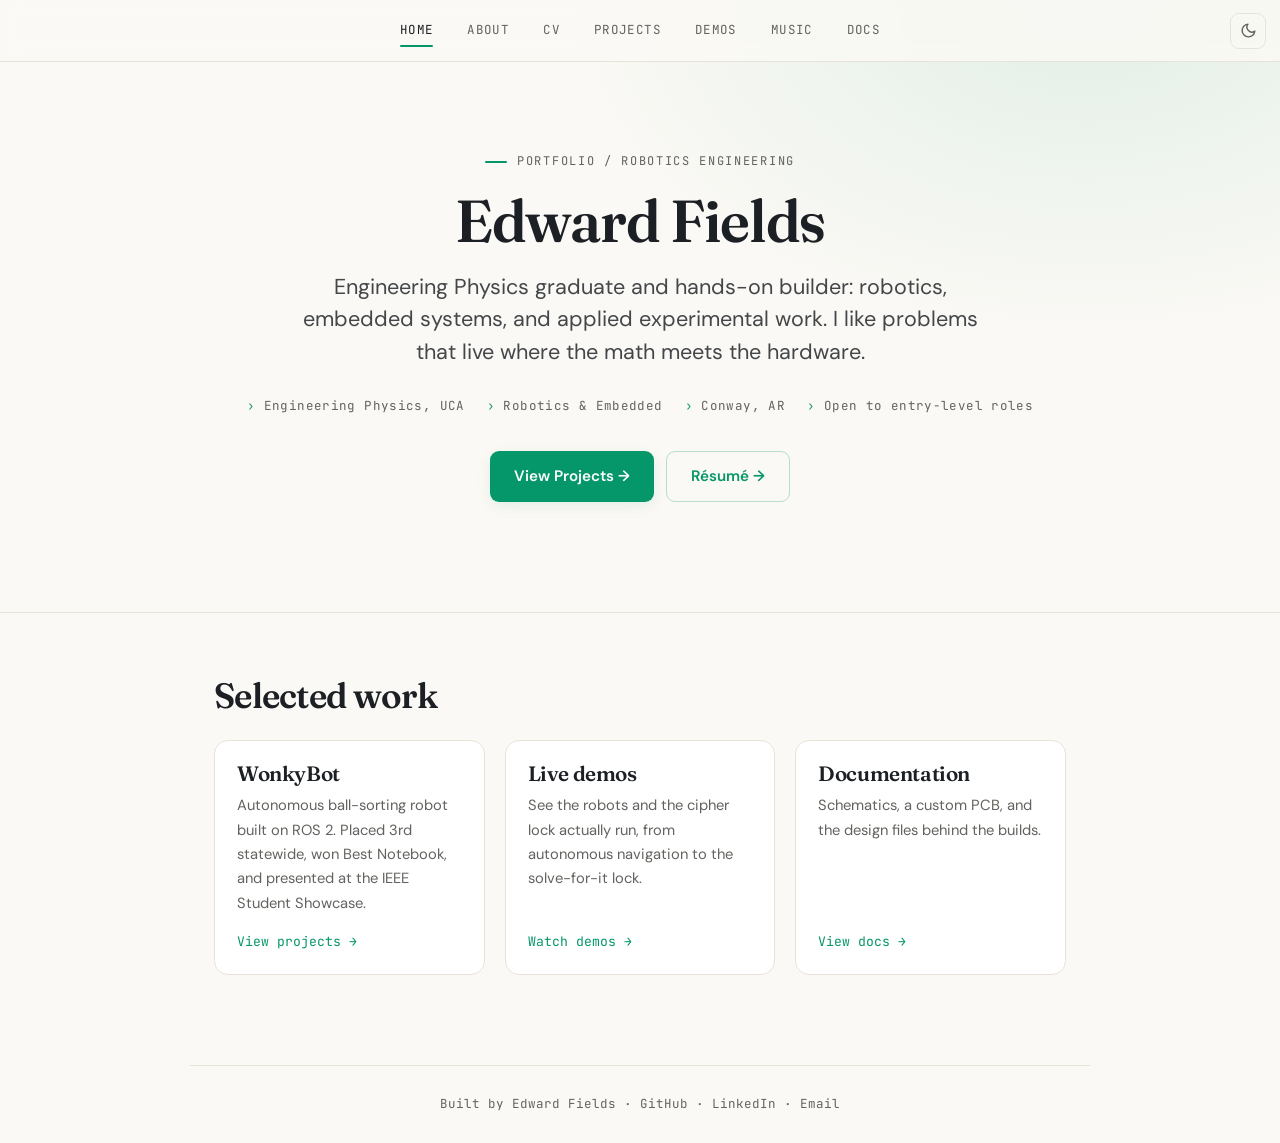
<file: index.html>
<!DOCTYPE html>
<html lang="en">
<head>
  <meta charset="UTF-8">
  <meta name="viewport" content="width=device-width, initial-scale=1.0">
  <title>Edward Fields — Aspiring Robotics Engineer</title>
  <meta property="og:type" content="website">
  <meta property="og:title" content="Edward Fields — Robotics Engineer">
  <meta property="og:description" content="Engineering Physics graduate building robotics, embedded systems, and applied experimental projects.">
  <meta property="og:image" content="https://efieldsuca.github.io/share-card.png">
  <meta property="og:url" content="https://efieldsuca.github.io/">
  <meta name="twitter:card" content="summary_large_image">
  <script>
    (function(){try{var s=localStorage.getItem('theme');var d=window.matchMedia&&matchMedia('(prefers-color-scheme:dark)').matches;document.documentElement.setAttribute('data-theme',s||(d?'dark':'light'));}catch(e){}})();
    function toggleTheme(){var el=document.documentElement;var n=el.getAttribute('data-theme')==='dark'?'light':'dark';el.setAttribute('data-theme',n);try{localStorage.setItem('theme',n);}catch(e){}}
  </script>
  <link rel="preconnect" href="https://fonts.googleapis.com">
  <link rel="preconnect" href="https://fonts.gstatic.com" crossorigin>
  <link href="https://fonts.googleapis.com/css2?family=DM+Sans:ital,opsz,wght@0,9..40,100..1000;1,9..40,100..1000&family=Fraunces:ital,opsz,wght@0,9..144,100..900;1,9..144,100..900&family=JetBrains+Mono:ital,wght@0,100..800;1,100..800&display=swap" rel="stylesheet">
  <link rel="stylesheet" href="style.css">
</head>
<body>
  <nav>
    <a href="index.html" class="active">Home</a>
    <a href="about.html">About</a>
    <a href="cv.html">CV</a>
    <a href="projects.html">Projects</a>
    <a href="demos.html">Demos</a>
    <a href="music.html">Music</a>
    <a href="documentation.html">Docs</a>
    <button class="theme-toggle" onclick="toggleTheme()" aria-label="Toggle dark mode" title="Toggle dark mode">
      <svg class="icon-moon" viewBox="0 0 24 24" fill="none" stroke="currentColor" stroke-width="2" stroke-linecap="round" stroke-linejoin="round"><path d="M21 12.79A9 9 0 1 1 11.21 3 7 7 0 0 0 21 12.79z"/></svg>
      <svg class="icon-sun" viewBox="0 0 24 24" fill="none" stroke="currentColor" stroke-width="2" stroke-linecap="round" stroke-linejoin="round"><circle cx="12" cy="12" r="4"/><path d="M12 2v2M12 20v2M4.93 4.93l1.41 1.41M17.66 17.66l1.41 1.41M2 12h2M20 12h2M6.34 17.66l-1.41 1.41M19.07 4.93l-1.41 1.41"/></svg>
    </button>
  </nav>

  <header class="hero">
    <div class="hero-inner">
      <p class="eyebrow">Portfolio / Robotics Engineering</p>
      <h1>Edward Fields</h1>
      <p class="lede">Engineering Physics graduate and hands-on builder: robotics,
      embedded systems, and applied experimental work. I like problems that live
      where the math meets the hardware.</p>
      <div class="spec-row">
        <span>Engineering Physics, UCA</span>
        <span>Robotics &amp; Embedded</span>
        <span>Conway, AR</span>
        <span>Open to entry-level roles</span>
      </div>
      <div class="hero-ctas">
        <a href="projects.html" class="btn">View Projects →</a>
        <a href="resume.pdf" target="_blank" rel="noopener" class="btn btn-secondary">Résumé →</a>
      </div>
    </div>
  </header>

  <section class="home-featured">
    <h2>Selected work</h2>
    <div class="home-cards">
      <a class="home-card" href="projects.html">
        <h3>WonkyBot</h3>
        <p>Autonomous ball-sorting robot built on ROS 2. Placed 3rd statewide, won Best
        Notebook, and presented at the IEEE Student Showcase.</p>
        <span class="home-card-go">View projects →</span>
      </a>
      <a class="home-card" href="demos.html">
        <h3>Live demos</h3>
        <p>See the robots and the cipher lock actually run, from autonomous navigation to the
        solve-for-it lock.</p>
        <span class="home-card-go">Watch demos →</span>
      </a>
      <a class="home-card" href="documentation.html">
        <h3>Documentation</h3>
        <p>Schematics, a custom PCB, and the design files behind the builds.</p>
        <span class="home-card-go">View docs →</span>
      </a>
    </div>
  </section>

  <footer>
    Built by Edward Fields · <a href="https://github.com/efieldsUCA" target="_blank" rel="noopener">GitHub</a>
                           · <a href="https://www.linkedin.com/in/edward-fields-895b80149/" target="_blank" rel="noopener">LinkedIn</a>
                           · <a href="mailto:edwardspike14@gmail.com">Email</a>
  </footer>
</body>
</html>
</file>
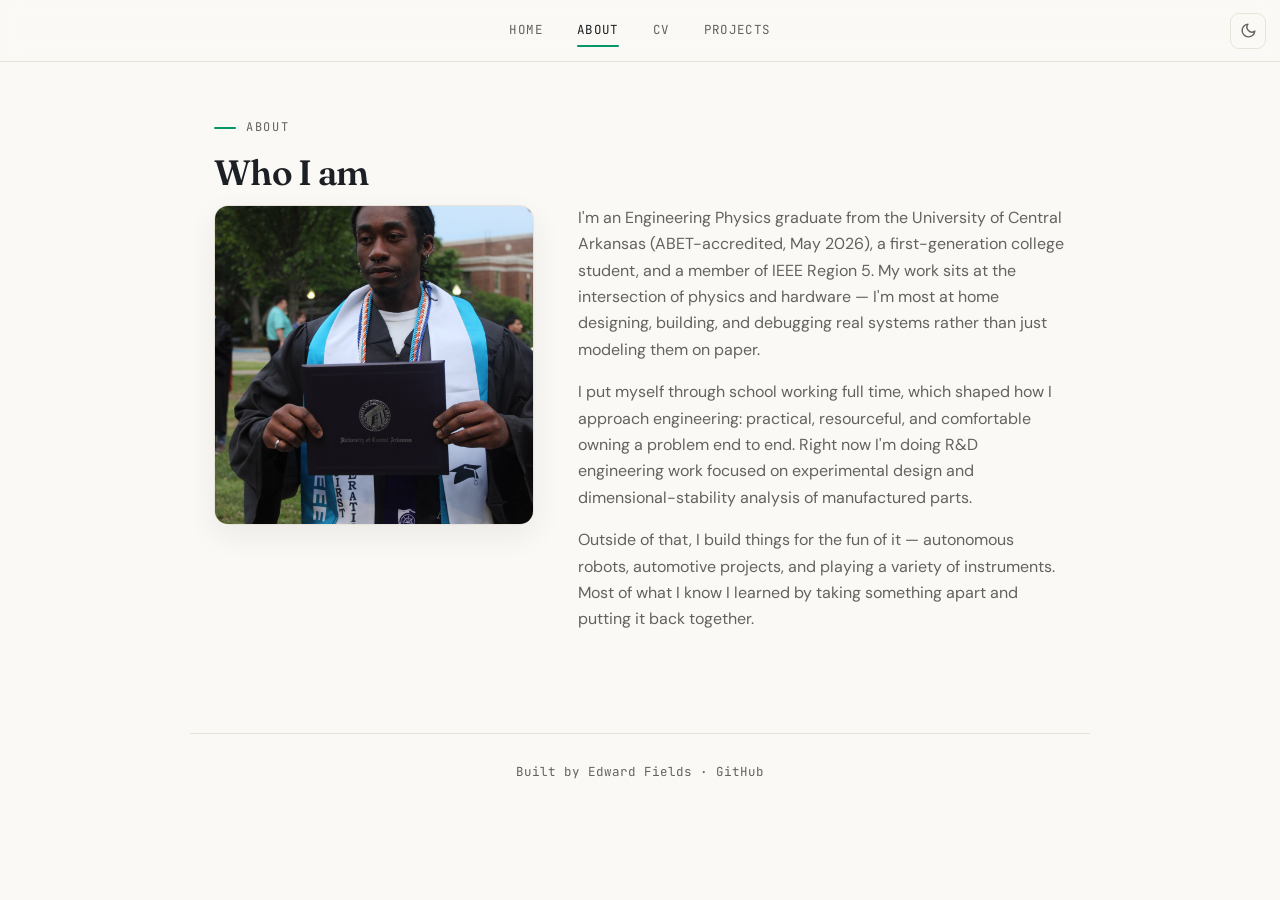
<file: about (1).html>
<!DOCTYPE html>
<html lang="en">
<head>
  <meta charset="UTF-8">
  <meta name="viewport" content="width=device-width, initial-scale=1.0">
  <title>About — Edward Fields</title>
  <script>
    (function(){try{var s=localStorage.getItem('theme');var d=window.matchMedia&&matchMedia('(prefers-color-scheme:dark)').matches;document.documentElement.setAttribute('data-theme',s||(d?'dark':'light'));}catch(e){}})();
    function toggleTheme(){var el=document.documentElement;var n=el.getAttribute('data-theme')==='dark'?'light':'dark';el.setAttribute('data-theme',n);try{localStorage.setItem('theme',n);}catch(e){}}
  </script>
  <link rel="preconnect" href="https://fonts.googleapis.com">
  <link rel="preconnect" href="https://fonts.gstatic.com" crossorigin>
  <link href="https://fonts.googleapis.com/css2?family=DM+Sans:ital,opsz,wght@0,9..40,100..1000;1,9..40,100..1000&family=Fraunces:ital,opsz,wght@0,9..144,100..900;1,9..144,100..900&family=JetBrains+Mono:ital,wght@0,100..800;1,100..800&display=swap" rel="stylesheet">
  <link rel="stylesheet" href="style.css">
</head>
<body>
  <nav>
    <a href="index.html">Home</a>
    <a href="about.html" class="active">About</a>
    <a href="cv.html">CV</a>
    <a href="projects.html">Projects</a>
    <button class="theme-toggle" onclick="toggleTheme()" aria-label="Toggle dark mode" title="Toggle dark mode">
      <svg class="icon-moon" viewBox="0 0 24 24" fill="none" stroke="currentColor" stroke-width="2" stroke-linecap="round" stroke-linejoin="round"><path d="M21 12.79A9 9 0 1 1 11.21 3 7 7 0 0 0 21 12.79z"/></svg>
      <svg class="icon-sun" viewBox="0 0 24 24" fill="none" stroke="currentColor" stroke-width="2" stroke-linecap="round" stroke-linejoin="round"><circle cx="12" cy="12" r="4"/><path d="M12 2v2M12 20v2M4.93 4.93l1.41 1.41M17.66 17.66l1.41 1.41M2 12h2M20 12h2M6.34 17.66l-1.41 1.41M19.07 4.93l-1.41 1.41"/></svg>
    </button>
  </nav>

  <main>
    <p class="eyebrow">About</p>
    <h2>Who I am</h2>
    <div class="about-grid">
      <img src="EdwardGrad1.jpg" alt="Edward Fields" class="profile-img">
      <div>
        <p>I'm an Engineering Physics graduate from the University of Central Arkansas
        (ABET-accredited, May 2026), a first-generation college student, and a member
        of IEEE Region 5. My work sits at the intersection of physics and hardware —
        I'm most at home designing, building, and debugging real systems rather than
        just modeling them on paper.</p>

        <p>I put myself through school working full time, which shaped how I approach
        engineering: practical, resourceful, and comfortable owning a problem end to end.
        Right now I'm doing R&amp;D engineering work focused on experimental design and
        dimensional-stability analysis of manufactured parts.</p>

        <p>Outside of that, I build things for the fun of it — autonomous robots,
        automotive projects, and playing a variety of instruments. Most of what I know
        I learned by taking something apart and putting it back together.</p>
      </div>
    </div>
  </main>

  <footer>
    Built by Edward Fields · <a href="https://github.com/efieldsUCA" target="_blank" rel="noopener">GitHub</a>
    <!-- Add LinkedIn: · <a href="https://www.linkedin.com/in/YOUR-HANDLE" target="_blank" rel="noopener">LinkedIn</a> -->
    <!-- Add email:    · <a href="mailto:you@example.com">Email</a> -->
  </footer>
</body>
</html>
</file>
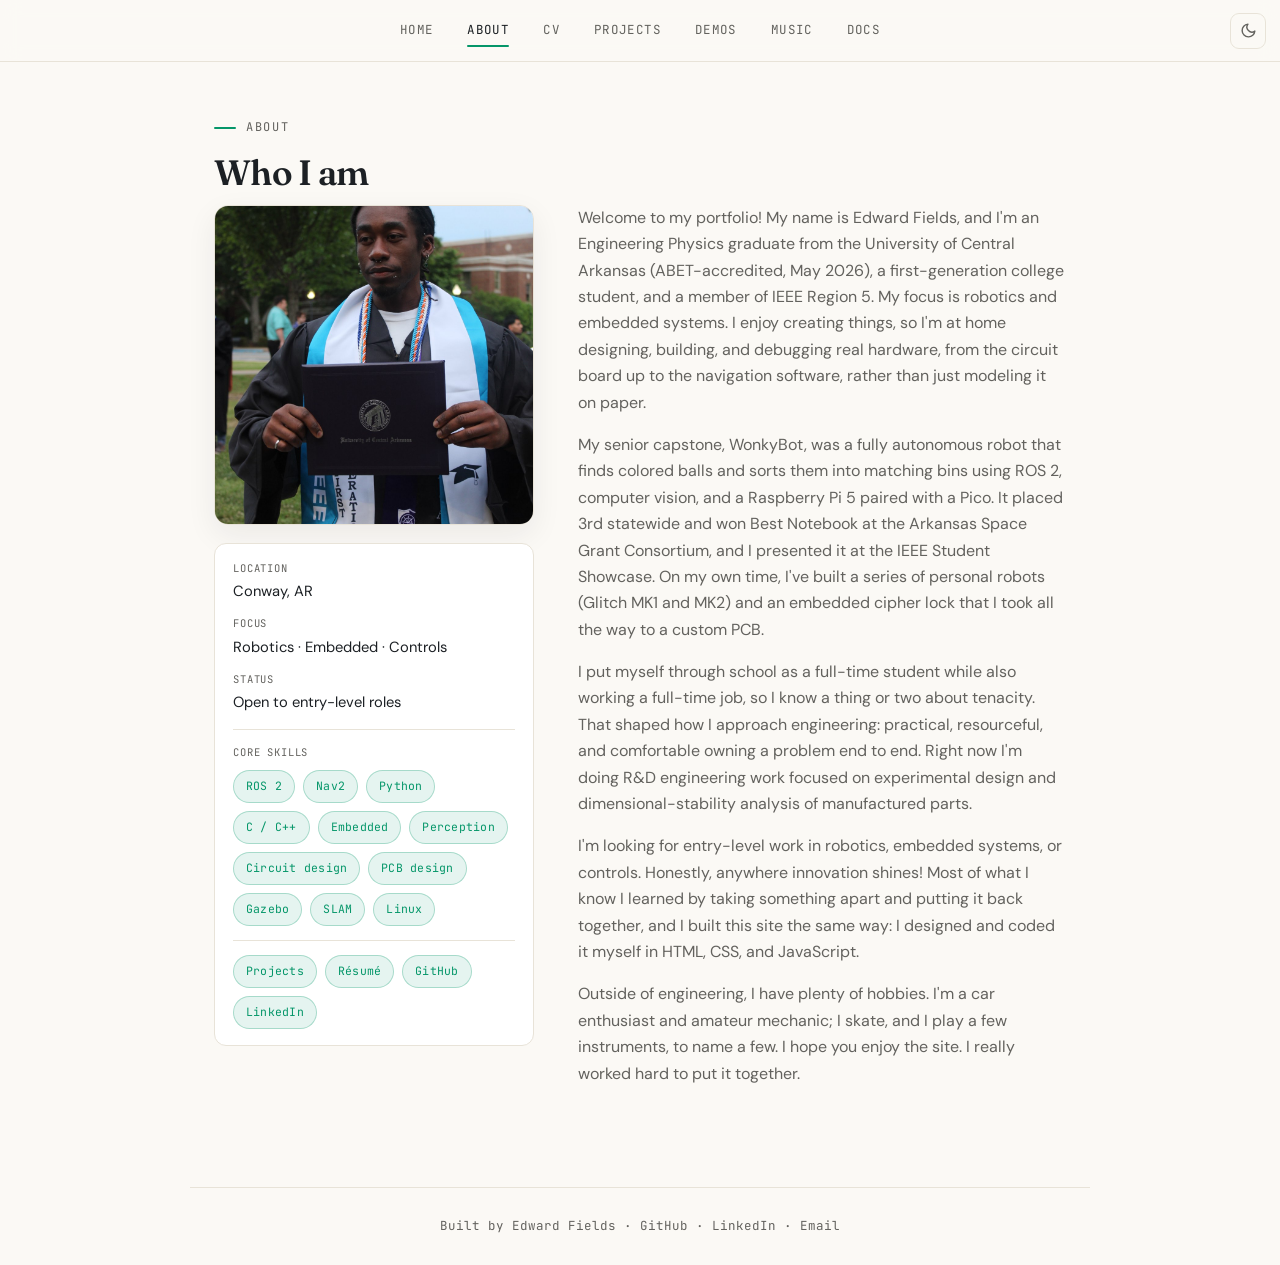
<file: about.html>
<!DOCTYPE html>
<html lang="en">
<head>
  <meta charset="UTF-8">
  <meta name="viewport" content="width=device-width, initial-scale=1.0">
  <title>About — Edward Fields</title>
  <script>
    (function(){try{var s=localStorage.getItem('theme');var d=window.matchMedia&&matchMedia('(prefers-color-scheme:dark)').matches;document.documentElement.setAttribute('data-theme',s||(d?'dark':'light'));}catch(e){}})();
    function toggleTheme(){var el=document.documentElement;var n=el.getAttribute('data-theme')==='dark'?'light':'dark';el.setAttribute('data-theme',n);try{localStorage.setItem('theme',n);}catch(e){}}
  </script>
  <link rel="preconnect" href="https://fonts.googleapis.com">
  <link rel="preconnect" href="https://fonts.gstatic.com" crossorigin>
  <link href="https://fonts.googleapis.com/css2?family=DM+Sans:ital,opsz,wght@0,9..40,100..1000;1,9..40,100..1000&family=Fraunces:ital,opsz,wght@0,9..144,100..900;1,9..144,100..900&family=JetBrains+Mono:ital,wght@0,100..800;1,100..800&display=swap" rel="stylesheet">
  <link rel="stylesheet" href="style.css">
</head>
<body>
  <nav>
    <a href="index.html">Home</a>
    <a href="about.html" class="active">About</a>
    <a href="cv.html">CV</a>
    <a href="projects.html">Projects</a>
    <a href="demos.html">Demos</a>
    <a href="music.html">Music</a>
    <a href="documentation.html">Docs</a>
    <button class="theme-toggle" onclick="toggleTheme()" aria-label="Toggle dark mode" title="Toggle dark mode">
      <svg class="icon-moon" viewBox="0 0 24 24" fill="none" stroke="currentColor" stroke-width="2" stroke-linecap="round" stroke-linejoin="round"><path d="M21 12.79A9 9 0 1 1 11.21 3 7 7 0 0 0 21 12.79z"/></svg>
      <svg class="icon-sun" viewBox="0 0 24 24" fill="none" stroke="currentColor" stroke-width="2" stroke-linecap="round" stroke-linejoin="round"><circle cx="12" cy="12" r="4"/><path d="M12 2v2M12 20v2M4.93 4.93l1.41 1.41M17.66 17.66l1.41 1.41M2 12h2M20 12h2M6.34 17.66l-1.41 1.41M19.07 4.93l-1.41 1.41"/></svg>
    </button>
  </nav>

  <main>
    <p class="eyebrow">About</p>
    <h2>Who I am</h2>
    <div class="about-grid">
      <div class="about-side">
        <img src="EdwardGrad1.jpg" alt="Edward Fields" class="profile-img">
        <div class="about-facts">
          <div class="fact"><span class="fact-k">Location</span><span class="fact-v">Conway, AR</span></div>
          <div class="fact"><span class="fact-k">Focus</span><span class="fact-v">Robotics · Embedded · Controls</span></div>
          <div class="fact"><span class="fact-k">Status</span><span class="fact-v">Open to entry-level roles</span></div>
          <div class="about-skills">
            <span class="side-label">Core skills</span>
            <div class="pill-group">
              <span class="pill">ROS 2</span>
              <span class="pill">Nav2</span>
              <span class="pill">Python</span>
              <span class="pill">C / C++</span>
              <span class="pill">Embedded</span>
              <span class="pill">Perception</span>
              <span class="pill">Circuit design</span>
              <span class="pill">PCB design</span>
              <span class="pill">Gazebo</span>
              <span class="pill">SLAM</span>
              <span class="pill">Linux</span>
            </div>
          </div>
          <div class="about-links">
            <a href="projects.html">Projects</a>
            <a href="resume.pdf" target="_blank" rel="noopener">Résumé</a>
            <a href="https://github.com/efieldsUCA" target="_blank" rel="noopener">GitHub</a>
            <a href="https://www.linkedin.com/in/edward-fields-895b80149/" target="_blank" rel="noopener">LinkedIn</a>
          </div>
        </div>
      </div>
      <div>
        <p>Welcome to my portfolio! My name is Edward Fields, and I'm an Engineering Physics
        graduate from the University of Central Arkansas (ABET-accredited, May 2026), a
        first-generation college student, and a member of IEEE Region 5. My focus is robotics
        and embedded systems. I enjoy creating things, so I'm at home designing, building, and
        debugging real hardware, from the circuit board up to the navigation software, rather
        than just modeling it on paper.</p>

        <p>My senior capstone, WonkyBot, was a fully autonomous robot that finds colored balls
        and sorts them into matching bins using ROS 2, computer vision, and a Raspberry Pi 5
        paired with a Pico. It placed 3rd statewide and won Best Notebook at the Arkansas Space
        Grant Consortium, and I presented it at the IEEE Student Showcase. On my own time, I've
        built a series of personal robots (Glitch MK1 and MK2) and an embedded cipher lock that
        I took all the way to a custom PCB.</p>

        <p>I put myself through school as a full-time student while also working a full-time job,
        so I know a thing or two about tenacity. That shaped how I approach engineering:
        practical, resourceful, and comfortable owning a problem end to end. Right now I'm doing
        R&amp;D engineering work focused on experimental design and dimensional-stability
        analysis of manufactured parts.</p>

        <p>I'm looking for entry-level work in robotics, embedded systems, or controls. Honestly,
        anywhere innovation shines! Most of what I know I learned by taking something apart and
        putting it back together, and I built this site the same way: I designed and coded it
        myself in HTML, CSS, and JavaScript.</p>

        <p>Outside of engineering, I have plenty of hobbies. I'm a car enthusiast and amateur
        mechanic; I skate, and I play a few instruments, to name a few. I hope you enjoy the site.
        I really worked hard to put it together.</p>
      </div>
    </div>
  </main>

  <footer>
    Built by Edward Fields · <a href="https://github.com/efieldsUCA" target="_blank" rel="noopener">GitHub</a>
                           · <a href="https://www.linkedin.com/in/edward-fields-895b80149/" target="_blank" rel="noopener">LinkedIn</a>
                           · <a href="mailto:edwardspike14@gmail.com">Email</a>
  </footer>
</body>
</html>
</file>
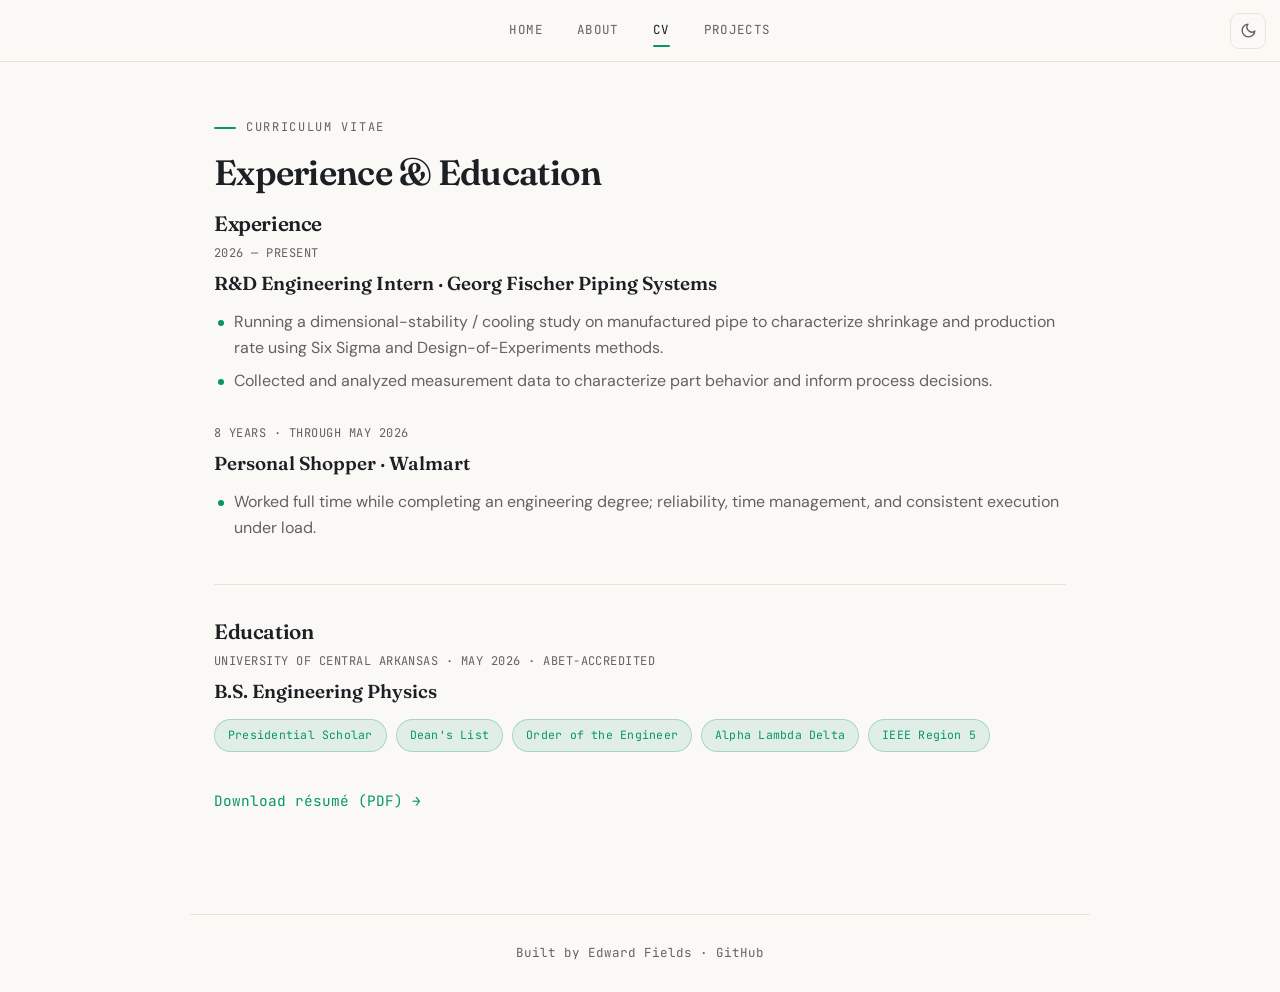
<file: cv (2).html>
<!DOCTYPE html>
<html lang="en">
<head>
  <meta charset="UTF-8">
  <meta name="viewport" content="width=device-width, initial-scale=1.0">
  <title>CV — Edward Fields</title>
  <script>
    (function(){try{var s=localStorage.getItem('theme');var d=window.matchMedia&&matchMedia('(prefers-color-scheme:dark)').matches;document.documentElement.setAttribute('data-theme',s||(d?'dark':'light'));}catch(e){}})();
    function toggleTheme(){var el=document.documentElement;var n=el.getAttribute('data-theme')==='dark'?'light':'dark';el.setAttribute('data-theme',n);try{localStorage.setItem('theme',n);}catch(e){}}
  </script>
  <link rel="preconnect" href="https://fonts.googleapis.com">
  <link rel="preconnect" href="https://fonts.gstatic.com" crossorigin>
  <link href="https://fonts.googleapis.com/css2?family=DM+Sans:ital,opsz,wght@0,9..40,100..1000;1,9..40,100..1000&family=Fraunces:ital,opsz,wght@0,9..144,100..900;1,9..144,100..900&family=JetBrains+Mono:ital,wght@0,100..800;1,100..800&display=swap" rel="stylesheet">
  <link rel="stylesheet" href="style.css">
</head>
<body>
  <nav>
    <a href="index.html">Home</a>
    <a href="about.html">About</a>
    <a href="cv.html" class="active">CV</a>
    <a href="projects.html">Projects</a>
    <button class="theme-toggle" onclick="toggleTheme()" aria-label="Toggle dark mode" title="Toggle dark mode">
      <svg class="icon-moon" viewBox="0 0 24 24" fill="none" stroke="currentColor" stroke-width="2" stroke-linecap="round" stroke-linejoin="round"><path d="M21 12.79A9 9 0 1 1 11.21 3 7 7 0 0 0 21 12.79z"/></svg>
      <svg class="icon-sun" viewBox="0 0 24 24" fill="none" stroke="currentColor" stroke-width="2" stroke-linecap="round" stroke-linejoin="round"><circle cx="12" cy="12" r="4"/><path d="M12 2v2M12 20v2M4.93 4.93l1.41 1.41M17.66 17.66l1.41 1.41M2 12h2M20 12h2M6.34 17.66l-1.41 1.41M19.07 4.93l-1.41 1.41"/></svg>
    </button>
  </nav>

  <main>
    <p class="eyebrow">Curriculum Vitae</p>
    <h2>Experience &amp; Education</h2>

    <section class="section">
      <h3>Experience</h3>

      <div class="cv-entry">
        <div class="meta">2026 — Present</div>
        <div class="role">R&amp;D Engineering Intern · Georg Fischer Piping Systems</div>
        <ul>
          <li>Running a dimensional-stability / cooling study on manufactured
          pipe to characterize shrinkage and production rate using Six Sigma and Design-of-Experiments methods.</li>
          <li>Collected and analyzed measurement data to characterize part behavior and
          inform process decisions.</li>
        </ul>
      </div>

      <div class="cv-entry">
        <div class="meta">8 years · through May 2026</div>
        <div class="role">Personal Shopper · Walmart</div>
        <ul>
          <li>Worked full time while completing an engineering degree; reliability,
          time management, and consistent execution under load.</li>
        </ul>
      </div>
    </section>

    <section class="section">
      <h3>Education</h3>
      <div class="cv-entry">
        <div class="meta">University of Central Arkansas · May 2026 · ABET-accredited</div>
        <div class="role">B.S. Engineering Physics</div>
        <div class="honors">
          <span>Presidential Scholar</span>
          <span>Dean's List</span>
          <span>Order of the Engineer</span>
          <span>Alpha Lambda Delta</span>
          <span>IEEE Region 5</span>
        </div>
      </div>
    </section>

    <p><a href="resume.pdf" target="_blank" rel="noopener">Download résumé (PDF) →</a></p>
  </main>

  <footer>
    Built by Edward Fields · <a href="https://github.com/efieldsUCA" target="_blank" rel="noopener">GitHub</a>
    <!-- Add LinkedIn: · <a href="https://www.linkedin.com/in/YOUR-HANDLE" target="_blank" rel="noopener">LinkedIn</a> -->
    <!-- Add email:    · <a href="mailto:you@example.com">Email</a> -->
  </footer>
</body>
</html>
</file>
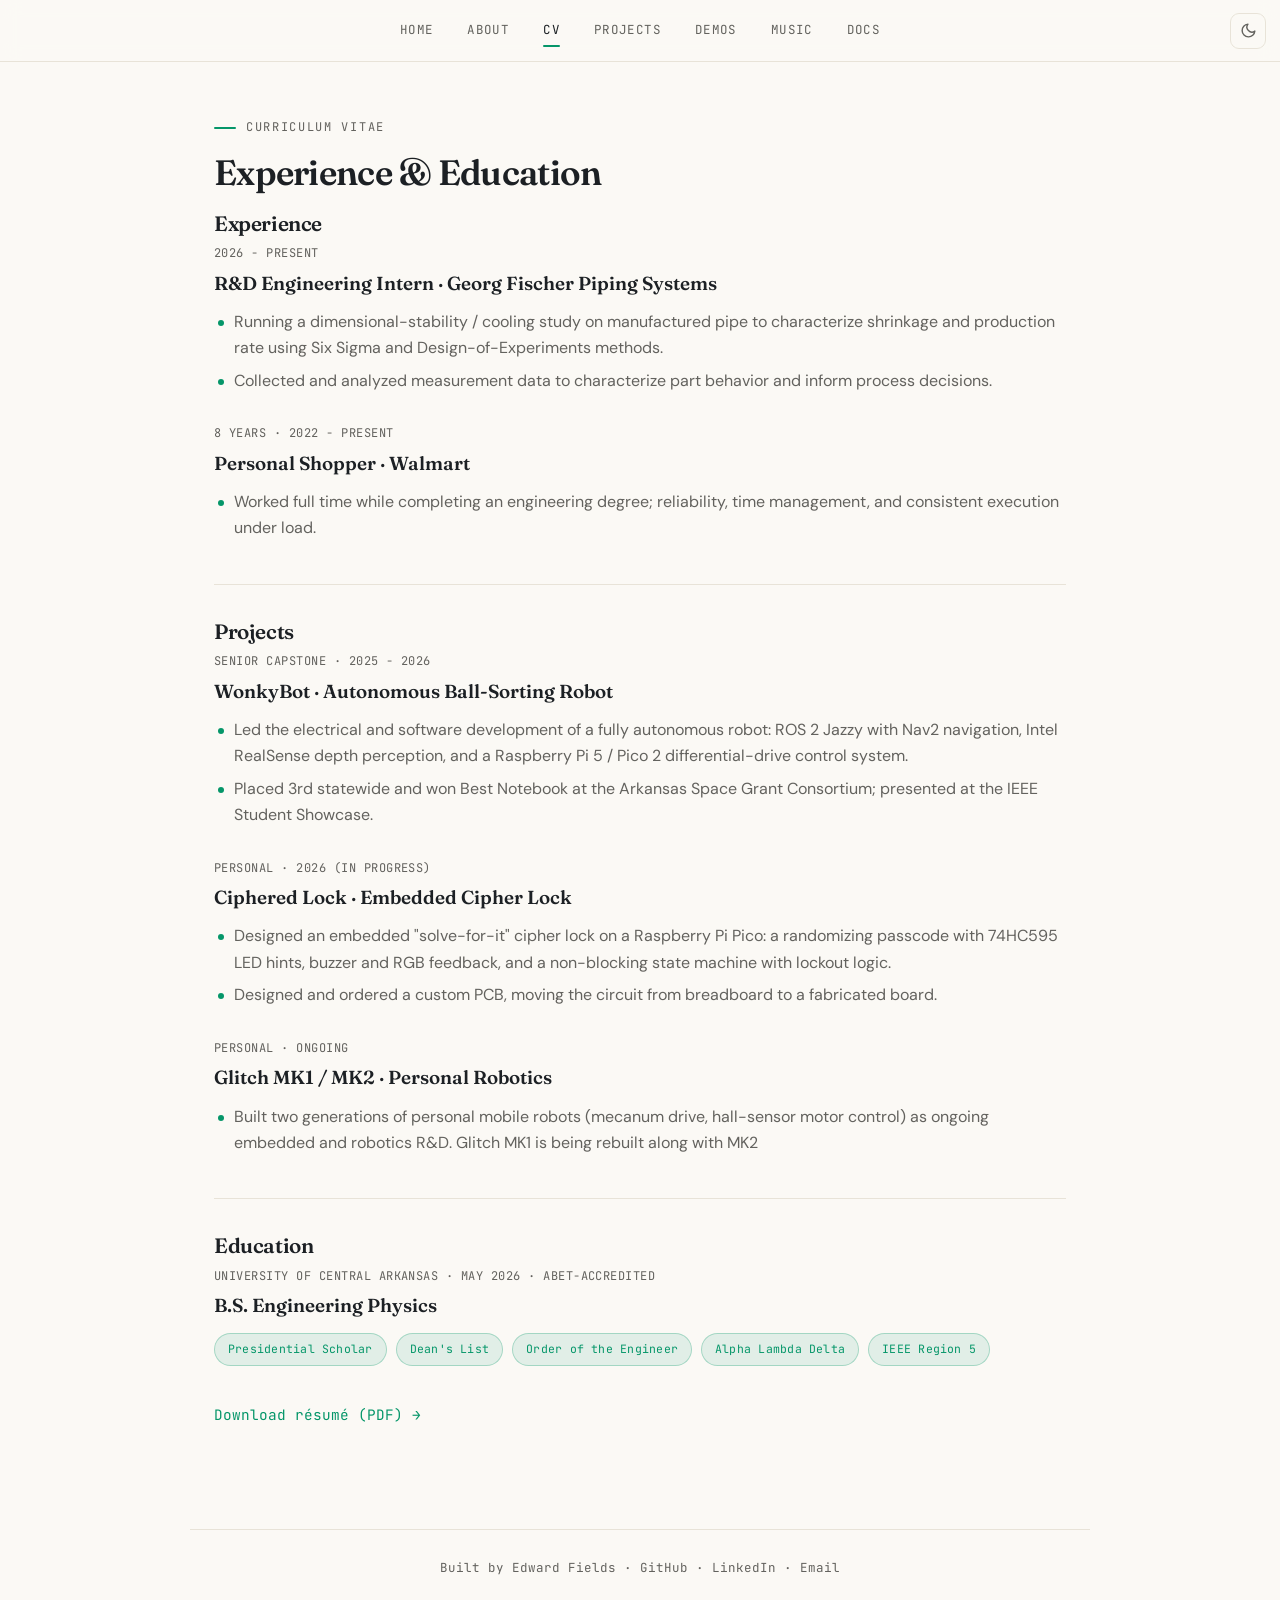
<file: cv.html>
<!DOCTYPE html>
<html lang="en">
<head>
  <meta charset="UTF-8">
  <meta name="viewport" content="width=device-width, initial-scale=1.0">
  <title>CV — Edward Fields</title>
  <script>
    (function(){try{var s=localStorage.getItem('theme');var d=window.matchMedia&&matchMedia('(prefers-color-scheme:dark)').matches;document.documentElement.setAttribute('data-theme',s||(d?'dark':'light'));}catch(e){}})();
    function toggleTheme(){var el=document.documentElement;var n=el.getAttribute('data-theme')==='dark'?'light':'dark';el.setAttribute('data-theme',n);try{localStorage.setItem('theme',n);}catch(e){}}
  </script>
  <link rel="preconnect" href="https://fonts.googleapis.com">
  <link rel="preconnect" href="https://fonts.gstatic.com" crossorigin>
  <link href="https://fonts.googleapis.com/css2?family=DM+Sans:ital,opsz,wght@0,9..40,100..1000;1,9..40,100..1000&family=Fraunces:ital,opsz,wght@0,9..144,100..900;1,9..144,100..900&family=JetBrains+Mono:ital,wght@0,100..800;1,100..800&display=swap" rel="stylesheet">
  <link rel="stylesheet" href="style.css">
</head>
<body>
  <nav>
    <a href="index.html">Home</a>
    <a href="about.html">About</a>
    <a href="cv.html" class="active">CV</a>
    <a href="projects.html">Projects</a>
    <a href="demos.html">Demos</a>
    <a href="music.html">Music</a>
    <a href="documentation.html">Docs</a>
    <button class="theme-toggle" onclick="toggleTheme()" aria-label="Toggle dark mode" title="Toggle dark mode">
      <svg class="icon-moon" viewBox="0 0 24 24" fill="none" stroke="currentColor" stroke-width="2" stroke-linecap="round" stroke-linejoin="round"><path d="M21 12.79A9 9 0 1 1 11.21 3 7 7 0 0 0 21 12.79z"/></svg>
      <svg class="icon-sun" viewBox="0 0 24 24" fill="none" stroke="currentColor" stroke-width="2" stroke-linecap="round" stroke-linejoin="round"><circle cx="12" cy="12" r="4"/><path d="M12 2v2M12 20v2M4.93 4.93l1.41 1.41M17.66 17.66l1.41 1.41M2 12h2M20 12h2M6.34 17.66l-1.41 1.41M19.07 4.93l-1.41 1.41"/></svg>
    </button>
  </nav>

  <main>
    <p class="eyebrow">Curriculum Vitae</p>
    <h2>Experience &amp; Education</h2>

    <section class="section">
      <h3>Experience</h3>

      <div class="cv-entry">
        <div class="meta">2026 - Present</div>
        <div class="role">R&amp;D Engineering Intern · Georg Fischer Piping Systems</div>
        <ul>
          <li>Running a dimensional-stability / cooling study on manufactured
          pipe to characterize shrinkage and production rate using Six Sigma and Design-of-Experiments methods.</li>
          <li>Collected and analyzed measurement data to characterize part behavior and
          inform process decisions.</li>
        </ul>
      </div>

      <div class="cv-entry">
        <div class="meta">8 years · 2022 - Present</div>
        <div class="role">Personal Shopper · Walmart</div>
        <ul>
          <li>Worked full time while completing an engineering degree; reliability,
          time management, and consistent execution under load.</li>
        </ul>
      </div>
    </section>

    <section class="section">
      <h3>Projects</h3>

      <div class="cv-entry">
        <div class="meta">Senior Capstone · 2025 - 2026</div>
        <div class="role">WonkyBot · Autonomous Ball-Sorting Robot</div>
        <ul>
          <li>Led the electrical and software development of a fully autonomous robot: ROS 2 Jazzy
          with Nav2 navigation, Intel RealSense depth perception, and a Raspberry Pi 5 / Pico 2
          differential-drive control system.</li>
          <li>Placed 3rd statewide and won Best Notebook at the Arkansas Space Grant Consortium;
          presented at the IEEE Student Showcase.</li>
        </ul>
      </div>

      <div class="cv-entry">
        <div class="meta">Personal · 2026 (In Progress)</div>
        <div class="role">Ciphered Lock · Embedded Cipher Lock</div>
        <ul>
          <li>Designed an embedded "solve-for-it" cipher lock on a Raspberry Pi Pico: a randomizing
          passcode with 74HC595 LED hints, buzzer and RGB feedback, and a non-blocking state machine
          with lockout logic.</li>
          <li>Designed and ordered a custom PCB, moving the circuit from breadboard to a fabricated board.</li>
        </ul>
      </div>

      <div class="cv-entry">
        <div class="meta">Personal · ongoing</div>
        <div class="role">Glitch MK1 / MK2 · Personal Robotics</div>
        <ul>
          <li>Built two generations of personal mobile robots (mecanum drive, hall-sensor motor
          control) as ongoing embedded and robotics R&amp;D. Glitch MK1 is being rebuilt along with MK2</li>
        </ul>
      </div>
    </section>

    <section class="section">
      <h3>Education</h3>
      <div class="cv-entry">
        <div class="meta">University of Central Arkansas · May 2026 · ABET-accredited</div>
        <div class="role">B.S. Engineering Physics</div>
        <div class="honors">
          <span>Presidential Scholar</span>
          <span>Dean's List</span>
          <span>Order of the Engineer</span>
          <span>Alpha Lambda Delta</span>
          <span>IEEE Region 5</span>
        </div>
      </div>
    </section>

    <p><a href="resume.pdf" target="_blank" rel="noopener">Download résumé (PDF) →</a></p>
  </main>

  <footer>
    Built by Edward Fields · <a href="https://github.com/efieldsUCA" target="_blank" rel="noopener">GitHub</a>
                           · <a href="https://www.linkedin.com/in/edward-fields-895b80149/" target="_blank" rel="noopener">LinkedIn</a>
                           · <a href="mailto:edwardspike14@gmail.com">Email</a>
  </footer>
</body>
</html>
</file>
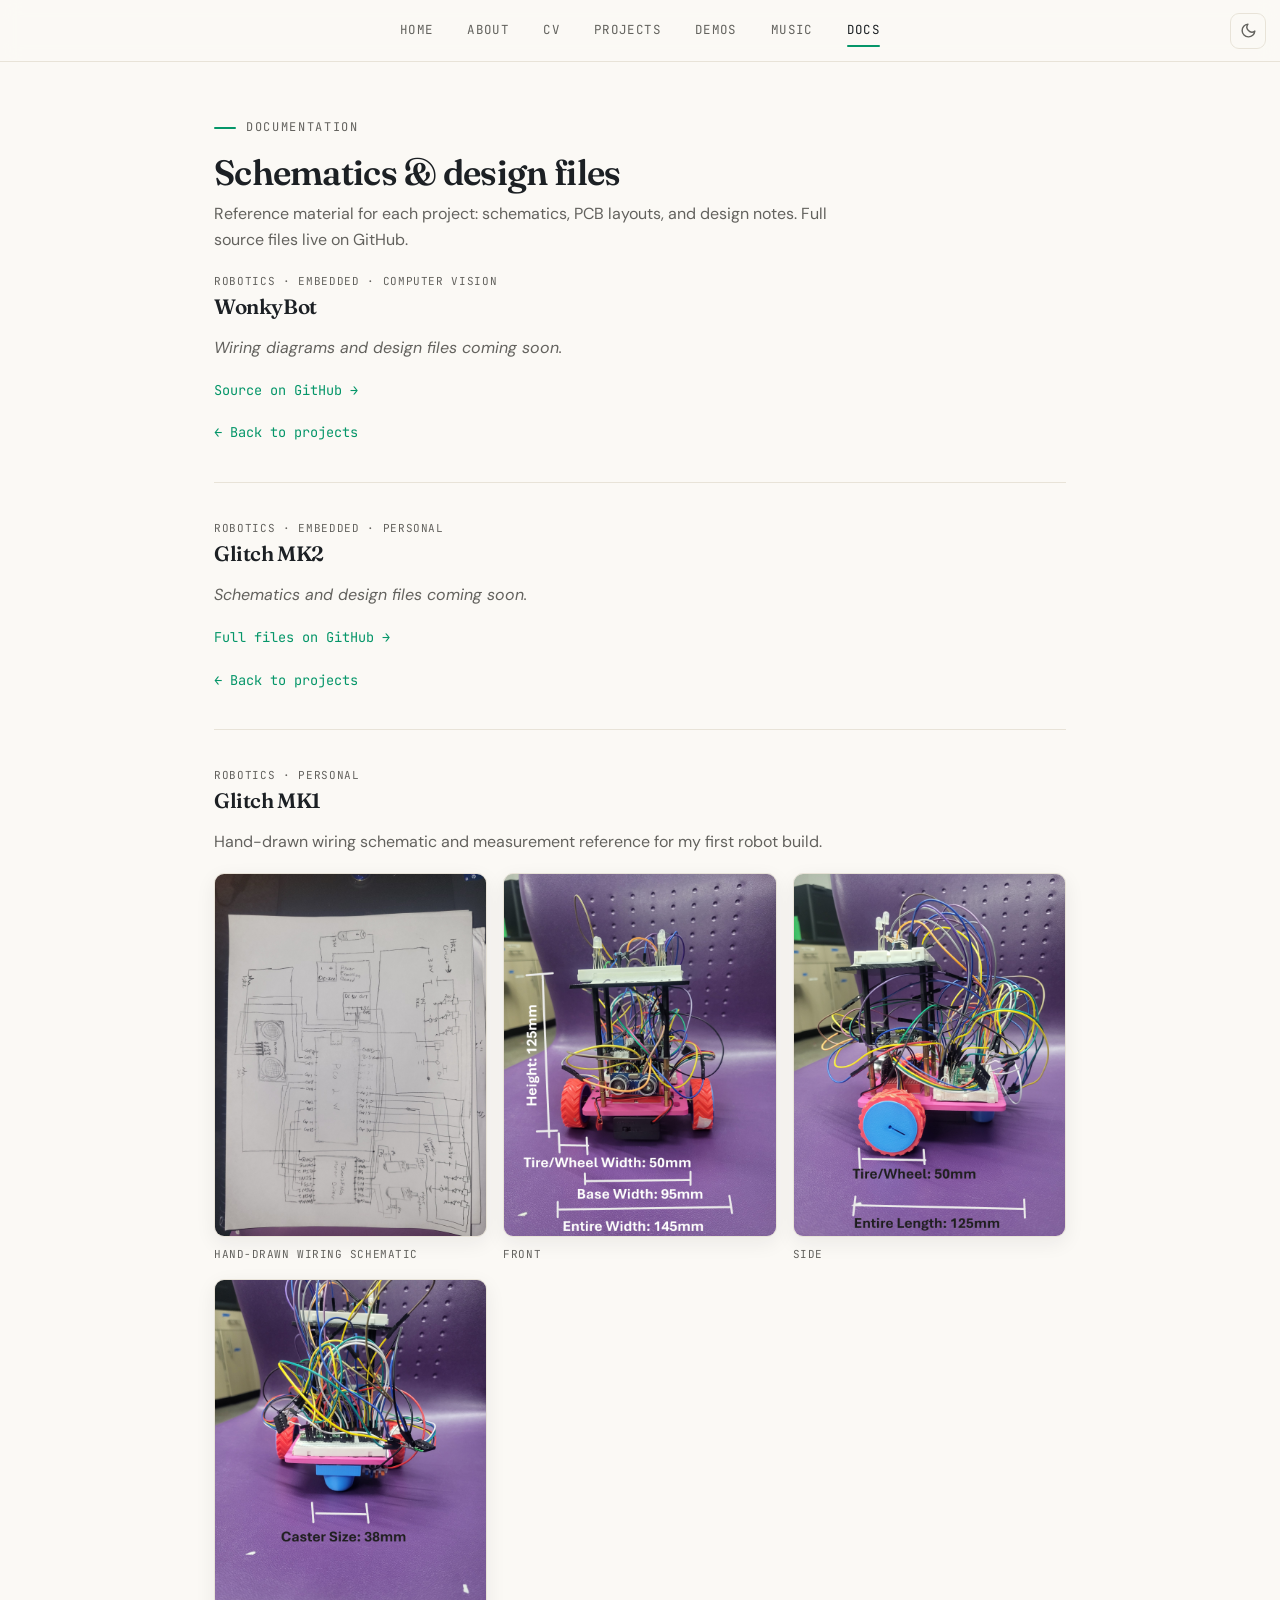
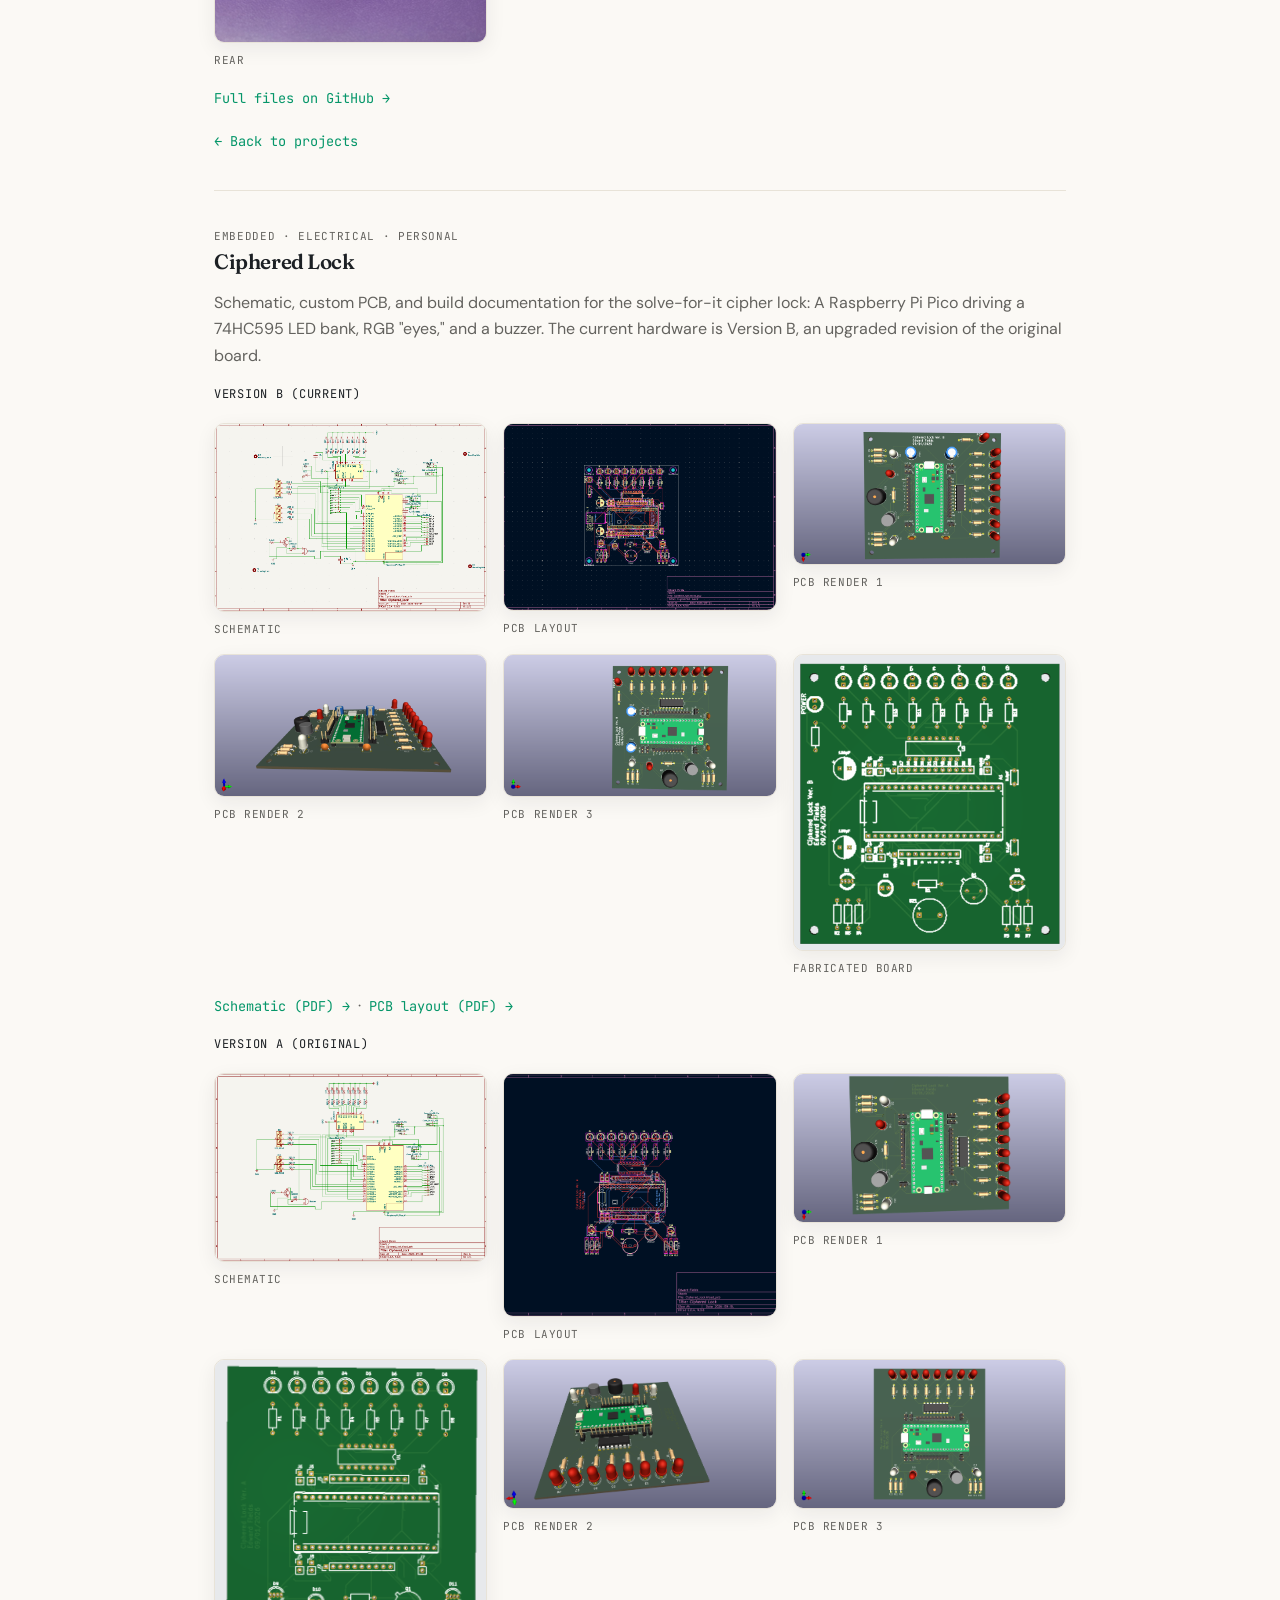
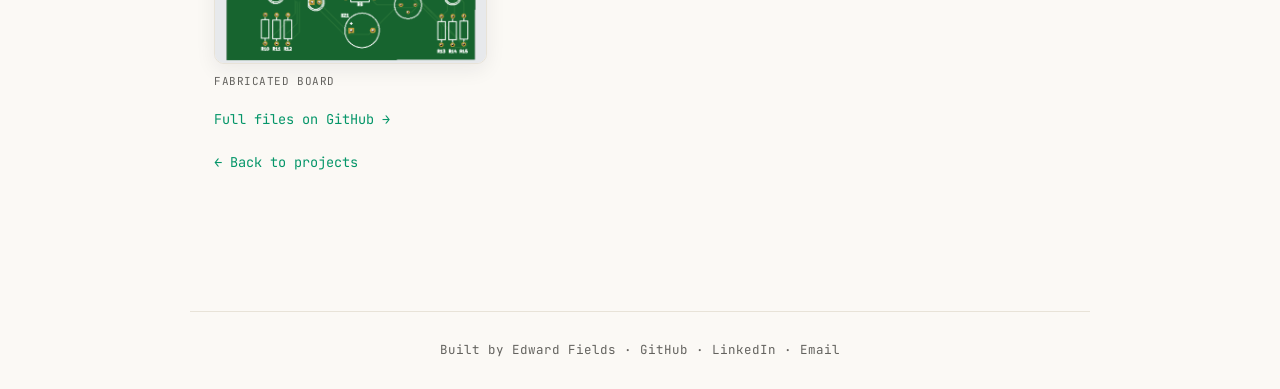
<file: documentation.html>
<!DOCTYPE html>
<html lang="en">
<head>
  <meta charset="UTF-8">
  <meta name="viewport" content="width=device-width, initial-scale=1.0">
  <title>Docs — Edward Fields</title>
  <script>
    (function(){try{var s=localStorage.getItem('theme');var d=window.matchMedia&&matchMedia('(prefers-color-scheme:dark)').matches;document.documentElement.setAttribute('data-theme',s||(d?'dark':'light'));}catch(e){}})();
    function toggleTheme(){var el=document.documentElement;var n=el.getAttribute('data-theme')==='dark'?'light':'dark';el.setAttribute('data-theme',n);try{localStorage.setItem('theme',n);}catch(e){}}
  </script>
  <link rel="preconnect" href="https://fonts.googleapis.com">
  <link rel="preconnect" href="https://fonts.gstatic.com" crossorigin>
  <link href="https://fonts.googleapis.com/css2?family=DM+Sans:ital,opsz,wght@0,9..40,100..1000;1,9..40,100..1000&family=Fraunces:ital,opsz,wght@0,9..144,100..900;1,9..144,100..900&family=JetBrains+Mono:ital,wght@0,100..800;1,100..800&display=swap" rel="stylesheet">
  <link rel="stylesheet" href="style.css">
</head>
<body>
  <nav>
    <a href="index.html">Home</a>
    <a href="about.html">About</a>
    <a href="cv.html">CV</a>
    <a href="projects.html">Projects</a>
    <a href="demos.html">Demos</a>
    <a href="music.html">Music</a>
    <a href="documentation.html" class="active">Docs</a>
    <button class="theme-toggle" onclick="toggleTheme()" aria-label="Toggle dark mode" title="Toggle dark mode">
      <svg class="icon-moon" viewBox="0 0 24 24" fill="none" stroke="currentColor" stroke-width="2" stroke-linecap="round" stroke-linejoin="round"><path d="M21 12.79A9 9 0 1 1 11.21 3 7 7 0 0 0 21 12.79z"/></svg>
      <svg class="icon-sun" viewBox="0 0 24 24" fill="none" stroke="currentColor" stroke-width="2" stroke-linecap="round" stroke-linejoin="round"><circle cx="12" cy="12" r="4"/><path d="M12 2v2M12 20v2M4.93 4.93l1.41 1.41M17.66 17.66l1.41 1.41M2 12h2M20 12h2M6.34 17.66l-1.41 1.41M19.07 4.93l-1.41 1.41"/></svg>
    </button>
  </nav>

  <main>
    <p class="eyebrow">Documentation</p>
    <h2>Schematics &amp; design files</h2>
    <p class="demos-intro">Reference material for each project: schematics, PCB layouts, and design notes. Full source files live on GitHub.</p>

    <!-- ===== WonkyBot ===== -->
    <section class="demo" id="wonkybot">
      <div class="tag">Robotics · Embedded · Computer Vision</div>
      <h3>WonkyBot</h3>
      <p class="doc-note">Wiring diagrams and design files coming soon.</p>
      <p class="doc-links"><a href="https://github.com/efieldsUCA/WonkyBot" target="_blank" rel="noopener">Source on GitHub →</a></p>
      <p class="demo-back"><a href="projects.html">← Back to projects</a></p>
    </section>

    <!-- ===== Glitch MK2 ===== -->
    <section class="demo" id="mk2">
      <div class="tag">Robotics · Embedded · Personal</div>
      <h3>Glitch MK2</h3>
      <p class="doc-note">Schematics and design files coming soon.</p>
      <p class="doc-links"><a href="https://github.com/efieldsUCA/glitch-mk2/tree/main/docs" target="_blank" rel="noopener">Full files on GitHub →</a></p>
      <p class="demo-back"><a href="projects.html">← Back to projects</a></p>
    </section>

    <!-- ===== Glitch MK1 ===== -->
    <section class="demo" id="mk1">
      <div class="tag">Robotics · Personal</div>
      <h3>Glitch MK1</h3>
      <p> Hand-drawn wiring schematic and measurement reference for my first robot build.</p>
      <div class="doc-gallery">
        <figure class="doc-figure">
          <a href="docs/wiring_schematic (1).jpg" target="_blank" rel="noopener"><img class="doc-img" src="docs/wiring_schematic (1).jpg" alt="Glitch MK1 wiring schematic" loading="lazy"></a>
          <figcaption>Hand-Drawn Wiring schematic</figcaption>
        </figure>
        <figure class="doc-figure">
          <a href="docs/p2_measure_front.JPG" target="_blank" rel="noopener"><img class="doc-img" src="docs/p2_measure_front.JPG" alt="Glitch MK1 front measurement" loading="lazy"></a>
          <figcaption>Front</figcaption>
        </figure>
        <figure class="doc-figure">
          <a href="docs/p2_measure_side.JPG" target="_blank" rel="noopener"><img class="doc-img" src="docs/p2_measure_side.JPG" alt="Glitch MK1 side measurement" loading="lazy"></a>
          <figcaption>Side</figcaption>
        </figure>
        <figure class="doc-figure">
          <a href="docs/p2_measre_rear.JPG" target="_blank" rel="noopener"><img class="doc-img" src="docs/p2_measre_rear.JPG" alt="Glitch MK1 rear measurement" loading="lazy"></a>
          <figcaption>Rear</figcaption>
        </figure>
      </div>
      <p class="doc-links"><a href="https://github.com/efieldsUCA/glitch-mk1/tree/main/docs" target="_blank" rel="noopener">Full files on GitHub →</a></p>
      <p class="demo-back"><a href="projects.html">← Back to projects</a></p>
    </section>

    <!-- ===== Ciphered Lock ===== -->
    <section class="demo" id="passcode">
      <div class="tag">Embedded · Electrical · Personal</div>
      <h3>Ciphered Lock</h3>
      <p>Schematic, custom PCB, and build documentation for the solve-for-it cipher lock:
      A Raspberry Pi Pico driving a 74HC595 LED bank, RGB "eyes," and a buzzer. The current
      hardware is Version B, an upgraded revision of the original board.</p>

      <p class="doc-subhead">Version B (current)</p>
      <div class="doc-gallery">
        <figure class="doc-figure">
          <a href="docs/CLSCHEM_VER_B.png" target="_blank" rel="noopener"><img class="doc-img" src="docs/CLSCHEM_VER_B.png" alt="Ciphered Lock Version B schematic" loading="lazy"></a>
          <figcaption>Schematic</figcaption>
        </figure>
        <figure class="doc-figure">
          <a href="docs/CLPCB_VER_B.png" target="_blank" rel="noopener"><img class="doc-img" src="docs/CLPCB_VER_B.png" alt="Ciphered Lock Version B PCB layout" loading="lazy"></a>
          <figcaption>PCB layout</figcaption>
        </figure>
        <figure class="doc-figure">
          <a href="docs/CL3D_VB_1.png" target="_blank" rel="noopener"><img class="doc-img" src="docs/CL3D_VB_1.png" alt="Ciphered Lock Version B render 1" loading="lazy"></a>
          <figcaption>PCB render 1</figcaption>
        </figure>
        <figure class="doc-figure">
          <a href="docs/CL3D_VB_2.png" target="_blank" rel="noopener"><img class="doc-img" src="docs/CL3D_VB_2.png" alt="Ciphered Lock Version B render 2" loading="lazy"></a>
          <figcaption>PCB render 2</figcaption>
        </figure>
        <figure class="doc-figure">
          <a href="docs/CL3D_VB_3.png" target="_blank" rel="noopener"><img class="doc-img" src="docs/CL3D_VB_3.png" alt="Ciphered Lock Version B render 3" loading="lazy"></a>
          <figcaption>PCB render 3</figcaption>
        </figure>
        <figure class="doc-figure">
          <a href="docs/CL_JLCPCB_VER_B.png" target="_blank" rel="noopener"><img class="doc-img" src="docs/CL_JLCPCB_VER_B.png" alt="Ciphered Lock Version B fabricated board" loading="lazy"></a>
          <figcaption>Fabricated board</figcaption>
        </figure>
      </div>
      <p class="doc-links">
        <a href="docs/CLSchem_VER_B.pdf" target="_blank" rel="noopener">Schematic (PDF) →</a>
        &nbsp;·&nbsp;
        <a href="docs/CLPCB_VER_B.pdf" target="_blank" rel="noopener">PCB layout (PDF) →</a>
      </p>

      <p class="doc-subhead">Version A (original)</p>
      <div class="doc-gallery">
        <figure class="doc-figure">
          <a href="docs/CLSCHEM_VER_A.png" target="_blank" rel="noopener"><img class="doc-img" src="docs/CLSCHEM_VER_A.png" alt="Ciphered Lock Version A schematic" loading="lazy"></a>
          <figcaption>Schematic</figcaption>
        </figure>
        <figure class="doc-figure">
          <a href="docs/CLPCB_VER_A.png" target="_blank" rel="noopener"><img class="doc-img" src="docs/CLPCB_VER_A.png" alt="Ciphered Lock Version A PCB layout" loading="lazy"></a>
          <figcaption>PCB layout</figcaption>
        </figure>
        <figure class="doc-figure">
          <a href="docs/CL3D_img1.png" target="_blank" rel="noopener"><img class="doc-img" src="docs/CL3D_img1.png" alt="Ciphered Lock Version A render 1" loading="lazy"></a>
          <figcaption>PCB render 1</figcaption>
        </figure>
        <figure class="doc-figure">
          <a href="docs/JLCPCB_CL_VER_A.png" target="_blank" rel="noopener"><img class="doc-img" src="docs/JLCPCB_CL_VER_A.png" alt="Ciphered Lock Version A fabricated board" loading="lazy"></a>
          <figcaption>Fabricated board</figcaption>
        </figure>
        <figure class="doc-figure">
          <a href="docs/CL3D_img2.png" target="_blank" rel="noopener"><img class="doc-img" src="docs/CL3D_img2.png" alt="Ciphered Lock Version A render 2" loading="lazy"></a>
          <figcaption>PCB render 2</figcaption>
        </figure>
        <figure class="doc-figure">
          <a href="docs/CL3D_img3.png" target="_blank" rel="noopener"><img class="doc-img" src="docs/CL3D_img3.png" alt="Ciphered Lock Version A render 3" loading="lazy"></a>
          <figcaption>PCB render 3</figcaption>
        </figure>
      </div>

      <p class="doc-links"><a href="https://github.com/efieldsUCA/randomizing-passcode/tree/main/docs" target="_blank" rel="noopener">Full files on GitHub →</a></p>
      <p class="demo-back"><a href="projects.html">← Back to projects</a></p>
    </section>
  </main>

  <footer>
    Built by Edward Fields · <a href="https://github.com/efieldsUCA" target="_blank" rel="noopener">GitHub</a>
                           · <a href="https://www.linkedin.com/in/edward-fields-895b80149/" target="_blank" rel="noopener">LinkedIn</a>
                           · <a href="mailto:edwardspike14@gmail.com">Email</a>
  </footer>
</body>
</html>
</file>
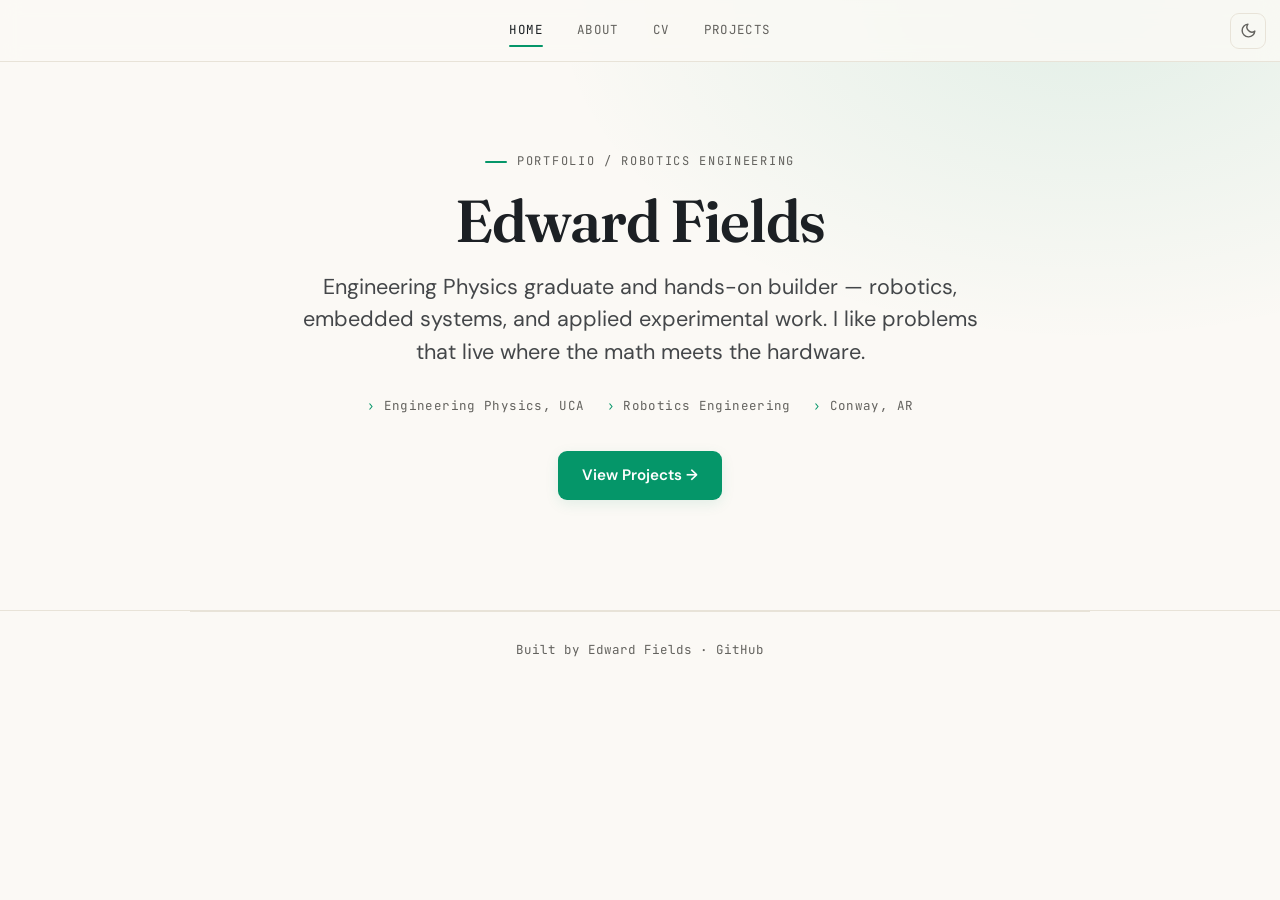
<file: index (1).html>
<!DOCTYPE html>
<html lang="en">
<head>
  <meta charset="UTF-8">
  <meta name="viewport" content="width=device-width, initial-scale=1.0">
  <title>Edward Fields — Robotics Engineer</title>
  <script>
    (function(){try{var s=localStorage.getItem('theme');var d=window.matchMedia&&matchMedia('(prefers-color-scheme:dark)').matches;document.documentElement.setAttribute('data-theme',s||(d?'dark':'light'));}catch(e){}})();
    function toggleTheme(){var el=document.documentElement;var n=el.getAttribute('data-theme')==='dark'?'light':'dark';el.setAttribute('data-theme',n);try{localStorage.setItem('theme',n);}catch(e){}}
  </script>
  <link rel="preconnect" href="https://fonts.googleapis.com">
  <link rel="preconnect" href="https://fonts.gstatic.com" crossorigin>
  <link href="https://fonts.googleapis.com/css2?family=DM+Sans:ital,opsz,wght@0,9..40,100..1000;1,9..40,100..1000&family=Fraunces:ital,opsz,wght@0,9..144,100..900;1,9..144,100..900&family=JetBrains+Mono:ital,wght@0,100..800;1,100..800&display=swap" rel="stylesheet">
  <link rel="stylesheet" href="style.css">
</head>
<body>
  <nav>
    <a href="index.html" class="active">Home</a>
    <a href="about.html">About</a>
    <a href="cv.html">CV</a>
    <a href="projects.html">Projects</a>
    <button class="theme-toggle" onclick="toggleTheme()" aria-label="Toggle dark mode" title="Toggle dark mode">
      <svg class="icon-moon" viewBox="0 0 24 24" fill="none" stroke="currentColor" stroke-width="2" stroke-linecap="round" stroke-linejoin="round"><path d="M21 12.79A9 9 0 1 1 11.21 3 7 7 0 0 0 21 12.79z"/></svg>
      <svg class="icon-sun" viewBox="0 0 24 24" fill="none" stroke="currentColor" stroke-width="2" stroke-linecap="round" stroke-linejoin="round"><circle cx="12" cy="12" r="4"/><path d="M12 2v2M12 20v2M4.93 4.93l1.41 1.41M17.66 17.66l1.41 1.41M2 12h2M20 12h2M6.34 17.66l-1.41 1.41M19.07 4.93l-1.41 1.41"/></svg>
    </button>
  </nav>

  <header class="hero">
    <div class="hero-inner">
      <p class="eyebrow">Portfolio / Robotics Engineering</p>
      <h1>Edward Fields</h1>
      <p class="lede">Engineering Physics graduate and hands-on builder — robotics,
      embedded systems, and applied experimental work. I like problems that live
      where the math meets the hardware.</p>
      <div class="spec-row">
        <span>Engineering Physics, UCA</span>
        <span>Robotics Engineering</span>
        <span>Conway, AR</span>
      </div>
      <a href="projects.html" class="btn">View Projects →</a>
    </div>
  </header>

  <footer>
    Built by Edward Fields · <a href="https://github.com/efieldsUCA" target="_blank" rel="noopener">GitHub</a>
    <!-- Add LinkedIn: · <a href="https://www.linkedin.com/in/YOUR-HANDLE" target="_blank" rel="noopener">LinkedIn</a> -->
    <!-- Add email:    · <a href="mailto:you@example.com">Email</a> -->
  </footer>
</body>
</html>
</file>
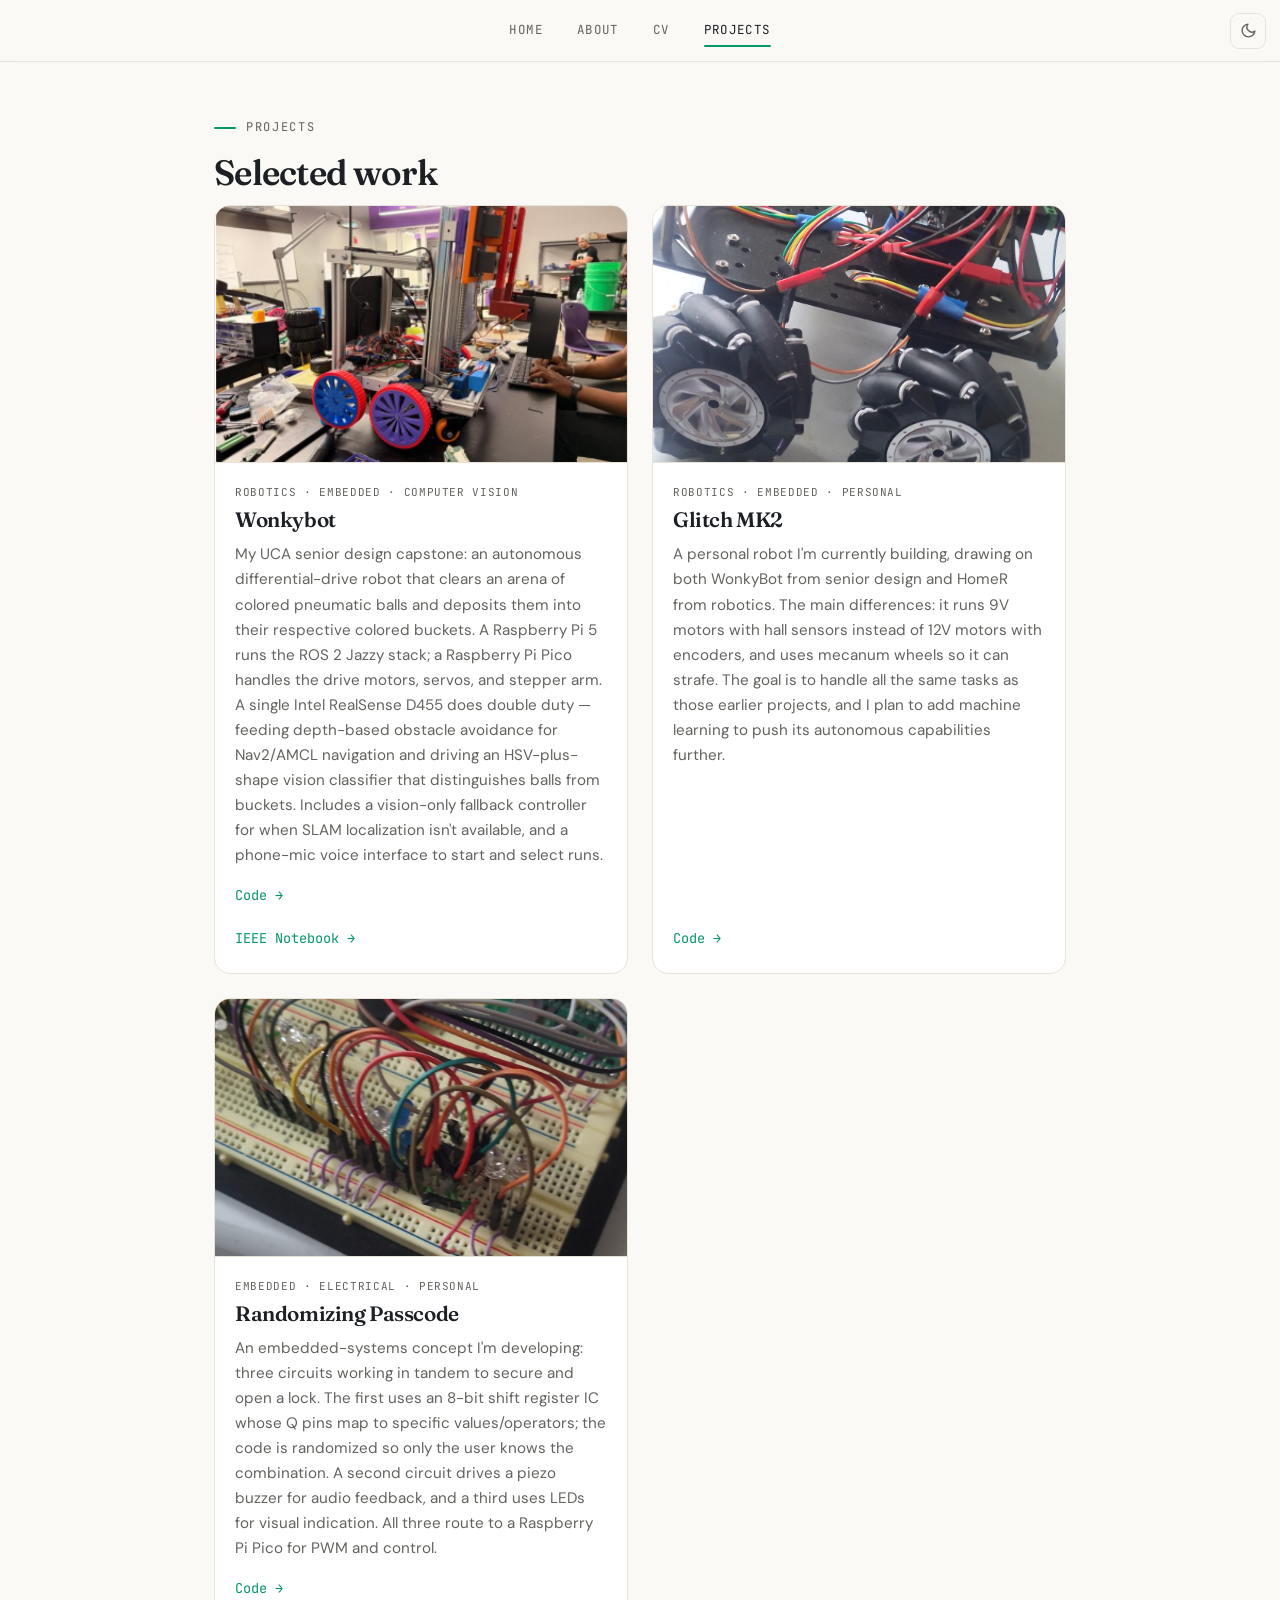
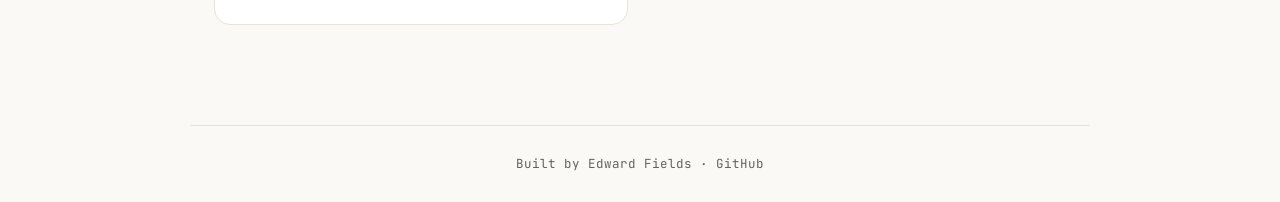
<file: projects (1).html>
<!DOCTYPE html>
<html lang="en">
<head>
  <meta charset="UTF-8">
  <meta name="viewport" content="width=device-width, initial-scale=1.0">
  <title>Projects — Edward Fields</title>
  <script>
    (function(){try{var s=localStorage.getItem('theme');var d=window.matchMedia&&matchMedia('(prefers-color-scheme:dark)').matches;document.documentElement.setAttribute('data-theme',s||(d?'dark':'light'));}catch(e){}})();
    function toggleTheme(){var el=document.documentElement;var n=el.getAttribute('data-theme')==='dark'?'light':'dark';el.setAttribute('data-theme',n);try{localStorage.setItem('theme',n);}catch(e){}}
  </script>
  <link rel="preconnect" href="https://fonts.googleapis.com">
  <link rel="preconnect" href="https://fonts.gstatic.com" crossorigin>
  <link href="https://fonts.googleapis.com/css2?family=DM+Sans:ital,opsz,wght@0,9..40,100..1000;1,9..40,100..1000&family=Fraunces:ital,opsz,wght@0,9..144,100..900;1,9..144,100..900&family=JetBrains+Mono:ital,wght@0,100..800;1,100..800&display=swap" rel="stylesheet">
  <link rel="stylesheet" href="style.css">
</head>
<body>
  <nav>
    <a href="index.html">Home</a>
    <a href="about.html">About</a>
    <a href="cv.html">CV</a>
    <a href="projects.html" class="active">Projects</a>
    <button class="theme-toggle" onclick="toggleTheme()" aria-label="Toggle dark mode" title="Toggle dark mode">
      <svg class="icon-moon" viewBox="0 0 24 24" fill="none" stroke="currentColor" stroke-width="2" stroke-linecap="round" stroke-linejoin="round"><path d="M21 12.79A9 9 0 1 1 11.21 3 7 7 0 0 0 21 12.79z"/></svg>
      <svg class="icon-sun" viewBox="0 0 24 24" fill="none" stroke="currentColor" stroke-width="2" stroke-linecap="round" stroke-linejoin="round"><circle cx="12" cy="12" r="4"/><path d="M12 2v2M12 20v2M4.93 4.93l1.41 1.41M17.66 17.66l1.41 1.41M2 12h2M20 12h2M6.34 17.66l-1.41 1.41M19.07 4.93l-1.41 1.41"/></svg>
    </button>
  </nav>

  <main>
    <p class="eyebrow">Projects</p>
    <h2>Selected work</h2>

    <div class="project-grid">

      <!-- Project 1 -->
      <div class="project-card">
        <img src="wonkybot.png" alt="Wonkybot" class="project-img">
        <div class="project-body">
          <div class="tag">Robotics · Embedded · Computer Vision</div>
          <h3>Wonkybot</h3>
          <p>My UCA senior design capstone: an autonomous differential-drive robot
            that clears an arena of colored pneumatic balls and deposits them into their
            respective colored buckets. A Raspberry Pi 5 runs the ROS 2 Jazzy stack; a
            Raspberry Pi Pico handles the drive motors, servos, and stepper arm.
            A single Intel RealSense D455 does double duty — feeding depth-based obstacle
            avoidance for Nav2/AMCL navigation and driving an HSV-plus-shape vision classifier
            that distinguishes balls from buckets. Includes a vision-only fallback controller
            for when SLAM localization isn't available, and a phone-mic voice interface to
            start and select runs.</p>
          <div class="project-links" style="flex-direction: column; align-items: flex-start;">
            <a href="https://github.com/efieldsUCA/WonkyBot" target="_blank" rel="noopener">Code →</a>
            <a href="wonkybot_ieee_notebook (5) 1.pdf" target="_blank" rel="noopener">IEEE Notebook →</a>
          </div>
        </div>
      </div>

      <!-- Project 2 -->
      <div class="project-card">
        <img src="glitchMK2.jpg" alt="Glitch MK2 robot" class="project-img">
        <div class="project-body">
          <div class="tag">Robotics · Embedded · Personal</div>
          <h3>Glitch MK2</h3>
          <p>A personal robot I'm currently building, drawing on both WonkyBot from senior
          design and HomeR from robotics. The main differences: it runs 9V motors with hall
          sensors instead of 12V motors with encoders, and uses mecanum wheels so it can
          strafe. The goal is to handle all the same tasks as those earlier projects, and I
          plan to add machine learning to push its autonomous capabilities further.</p>
          <div class="project-links">
            <a href="https://github.com/efieldsUCA" target="_blank" rel="noopener">Code →</a>
          </div>
        </div>
      </div>

      <!-- Project 3 -->
      <div class="project-card">
        <img src="embeddedcircuits.jpg" alt="Randomizing passcode circuit" class="project-img">
        <div class="project-body">
          <div class="tag">Embedded · Electrical · Personal</div>
          <h3>Randomizing Passcode</h3>
          <p>An embedded-systems concept I'm developing: three circuits working in tandem to
          secure and open a lock. The first uses an 8-bit shift register IC whose Q pins map
          to specific values/operators; the code is randomized so only the user knows the
          combination. A second circuit drives a piezo buzzer for audio feedback, and a third
          uses LEDs for visual indication. All three route to a Raspberry Pi Pico for PWM and
          control.</p>
          <div class="project-links">
            <a href="https://github.com/efieldsUCA" target="_blank" rel="noopener">Code →</a>
          </div>
        </div>
      </div>

    </div>
  </main>

  <footer>
    Built by Edward Fields · <a href="https://github.com/efieldsUCA" target="_blank" rel="noopener">GitHub</a>
    <!-- Add LinkedIn: · <a href="https://www.linkedin.com/in/YOUR-HANDLE" target="_blank" rel="noopener">LinkedIn</a> -->
    <!-- Add email:    · <a href="mailto:you@example.com">Email</a> -->
  </footer>
</body>
</html>
</file>
<file: style.css>
/* ============================================================
   Edward Fields — Portfolio
   Theme: Warm Editorial. Fraunces / DM Sans / JetBrains Mono.
   Warm paper + emerald. Light/dark via [data-theme] toggle.
   ============================================================ */

:root {
  --font-disp: "Fraunces", Georgia, "Times New Roman", serif;
  --font-body: "DM Sans", system-ui, -apple-system, "Segoe UI", sans-serif;
  --font-mono: "JetBrains Mono", ui-monospace, SFMono-Regular, Menlo, monospace;

  --nav-h: 62px;
  --wrap: 900px;

  /* Light theme (warm paper) */
  --bg:          #FBF9F5;
  --bg-elev:     #FFFFFF;
  --text:        #1C2024;
  --muted:       #63625E;
  --line:        #E8E3D8;
  --accent:      #059669;
  --accent-hov:  #047857;
  --accent-soft: rgba(5, 150, 105, 0.10);
  --accent-ring: rgba(5, 150, 105, 0.28);
  --shadow:      rgba(28, 32, 36, 0.07);
  --nav-bg:      rgba(251, 249, 245, 0.85);
}

:root[data-theme="dark"] {
  --bg:          #14161A;
  --bg-elev:     #1B1E23;
  --text:        #ECEEF0;
  --muted:       #9BA1A8;
  --line:        #2A2E35;
  --accent:      #10B981;
  --accent-hov:  #34D399;
  --accent-soft: rgba(16, 185, 129, 0.13);
  --accent-ring: rgba(16, 185, 129, 0.32);
  --shadow:      rgba(0, 0, 0, 0.45);
  --nav-bg:      rgba(20, 22, 26, 0.85);
}

* { box-sizing: border-box; margin: 0; padding: 0; }

html { scroll-behavior: smooth; }

body {
  font-family: var(--font-body);
  background: var(--bg);
  color: var(--text);
  line-height: 1.65;
  -webkit-font-smoothing: antialiased;
  transition: background-color .3s ease, color .3s ease;
}

a { color: var(--accent); text-decoration: none; }
a:hover { color: var(--accent-hov); }

/* ---------- Navigation ---------- */
nav {
  position: fixed; top: 0; left: 0; width: 100%;
  height: var(--nav-h);
  display: flex; align-items: center; justify-content: center;
  gap: 2px;
  background: var(--nav-bg);
  backdrop-filter: blur(10px);
  -webkit-backdrop-filter: blur(10px);
  border-bottom: 1px solid var(--line);
  z-index: 1000;
}
nav a {
  position: relative;
  font-family: var(--font-mono);
  font-size: 12.5px; letter-spacing: 0.03em; text-transform: uppercase;
  color: var(--muted);
  padding: 9px 16px; border-radius: 7px;
  transition: color .2s, background .2s;
}
nav a:hover { color: var(--text); background: var(--accent-soft); }
nav a.active { color: var(--text); }
nav a.active::after {
  content: ""; position: absolute; left: 16px; right: 16px; bottom: 3px;
  height: 2px; border-radius: 2px; background: var(--accent);
}

/* Dark-mode toggle button */
.theme-toggle {
  position: absolute; right: 14px; top: 50%; transform: translateY(-50%);
  width: 36px; height: 36px;
  display: inline-flex; align-items: center; justify-content: center;
  background: transparent; color: var(--muted);
  border: 1px solid var(--line); border-radius: 9px;
  cursor: pointer; transition: color .2s, border-color .2s, background .2s;
}
.theme-toggle:hover { color: var(--text); border-color: var(--accent-ring); background: var(--accent-soft); }
.theme-toggle svg { width: 17px; height: 17px; }
.theme-toggle .icon-sun { display: none; }
:root[data-theme="dark"] .theme-toggle .icon-sun  { display: block; }
:root[data-theme="dark"] .theme-toggle .icon-moon { display: none; }

/* ---------- Layout & headings ---------- */
main {
  max-width: var(--wrap); margin: 0 auto;
  padding: calc(var(--nav-h) + 56px) 24px 100px;
}

h1, h2, h3 {
  font-family: var(--font-disp);
  font-optical-sizing: auto;
  font-weight: 600; line-height: 1.1; letter-spacing: -0.02em;
}
h1 { font-size: clamp(2.5rem, 6.5vw, 3.7rem); }
h2 { font-size: clamp(1.6rem, 4vw, 2.2rem); margin-bottom: .35em; }
h3 { font-size: 1.3rem; margin-bottom: .4em; }
p  { color: var(--muted); }

.eyebrow {
  font-family: var(--font-mono);
  font-size: 12px; letter-spacing: 0.14em; text-transform: uppercase;
  color: var(--muted);
  display: flex; align-items: center; gap: 10px;
  margin-bottom: 16px;
}
.eyebrow::before { content: ""; width: 22px; height: 2px; background: var(--accent); border-radius: 2px; }

/* ---------- Hero (Home) ---------- */
.hero {
  position: relative; overflow: hidden;
  padding: calc(var(--nav-h) + 90px) 24px 110px;
  background:
    radial-gradient(60% 80% at 85% 0%, var(--accent-soft), transparent 70%),
    var(--bg);
  border-bottom: 1px solid var(--line);
}
.hero-inner { max-width: var(--wrap); margin: 0 auto; animation: rise .6s ease both; }
.hero h1 { margin-bottom: 18px; }
.lede {
  font-size: clamp(1.1rem, 2.4vw, 1.35rem);
  max-width: 48ch; color: var(--text); opacity: .82; line-height: 1.5;
}
.spec-row {
  display: flex; flex-wrap: wrap; gap: 8px 22px;
  font-family: var(--font-mono); font-size: 12.5px; letter-spacing: 0.03em;
  color: var(--muted); margin-top: 28px;
}
.spec-row span::before { content: "› "; color: var(--accent); }

.btn {
  display: inline-flex; align-items: center; gap: 8px;
  font-family: var(--font-body); font-weight: 600; font-size: 0.95rem;
  color: #fff; background: var(--accent);
  padding: 12px 24px; border-radius: 9px; margin-top: 34px;
  transition: background .2s, transform .1s, box-shadow .2s;
  box-shadow: 0 4px 14px var(--accent-soft);
}
.btn:hover { background: var(--accent-hov); color: #fff; transform: translateY(-2px); box-shadow: 0 8px 22px var(--accent-soft); }
.btn:active { transform: translateY(0); }

/* ---------- About ---------- */
.about-grid { display: grid; grid-template-columns: 320px 1fr; gap: 44px; align-items: start; }
.about-grid p + p { margin-top: 1em; }
.profile-img {
  width: 320px; height: 320px; object-fit: cover;
  border-radius: 14px; border: 1px solid var(--line);
  box-shadow: 0 10px 30px var(--shadow);
}

/* ---------- CV ---------- */
.section { padding: 36px 0; border-top: 1px solid var(--line); }
.section:first-of-type { border-top: none; padding-top: 8px; }
.cv-entry { margin-bottom: 30px; }
.cv-entry:last-child { margin-bottom: 0; }
.cv-entry .meta {
  font-family: var(--font-mono); font-size: 12px; letter-spacing: 0.04em;
  text-transform: uppercase; color: var(--muted);
}
.cv-entry .role { font-family: var(--font-disp); font-weight: 600; font-size: 1.18rem; margin: 4px 0 10px; }
.cv-entry ul { list-style: none; margin-top: 8px; }
.cv-entry li { position: relative; padding-left: 20px; margin-bottom: 6px; color: var(--muted); }
.cv-entry li::before { content: ""; position: absolute; left: 4px; top: 11px; width: 6px; height: 6px; border-radius: 50%; background: var(--accent); }

.honors { display: flex; flex-wrap: wrap; gap: 9px; margin-top: 12px; }
.honors span {
  font-family: var(--font-mono); font-size: 11.5px; letter-spacing: 0.02em;
  color: var(--accent);
  background: var(--accent-soft);
  border: 1px solid var(--accent-ring);
  padding: 6px 13px; border-radius: 999px; white-space: nowrap;
}

main > p > a { font-family: var(--font-mono); font-size: 0.9rem; }

/* ---------- Projects ---------- */
.project-grid { display: grid; grid-template-columns: repeat(2, 1fr); gap: 24px; margin-top: 10px; }
.project-card {
  display: flex; flex-direction: column;
  background: var(--bg-elev);
  border: 1px solid var(--line); border-radius: 16px; overflow: hidden;
  transition: border-color .2s, transform .18s, box-shadow .2s;
}
.project-card:hover {
  border-color: var(--accent-ring);
  transform: translateY(-4px);
  box-shadow: 0 14px 34px var(--shadow);
}
.project-img {
  width: 100%; aspect-ratio: 16 / 10; object-fit: cover;
  background: var(--accent-soft); border-bottom: 1px solid var(--line);
}
.project-body { display: flex; flex-direction: column; flex: 1; padding: 20px 20px 22px; }
.project-body .tag {
  font-family: var(--font-mono); font-size: 11px; letter-spacing: 0.06em;
  text-transform: uppercase; color: var(--muted); margin-bottom: 8px;
}
.project-body h3 { margin-bottom: 10px; }
.project-body p { font-size: 0.95rem; flex: 1; }
.project-links { display: flex; gap: 18px; margin-top: 16px; }
.project-links a {
  font-family: var(--font-mono); font-size: 0.85rem;
  border-bottom: 1px solid transparent; padding-bottom: 1px;
  transition: border-color .2s;
}
.project-links a:hover { border-color: var(--accent); }

/* ---------- Footer ---------- */
footer {
  max-width: var(--wrap); margin: 0 auto;
  border-top: 1px solid var(--line);
  padding: 28px 24px; text-align: center;
  font-family: var(--font-mono); font-size: 12.5px; color: var(--muted);
}
footer a { color: var(--muted); }
footer a:hover { color: var(--accent); }

/* ---------- Responsive ---------- */
@media (max-width: 680px) {
  nav { justify-content: flex-start; gap: 0; padding: 0 46px 0 6px; overflow-x: auto; scrollbar-width: none; }
  nav::-webkit-scrollbar { display: none; }
  nav a { padding: 9px 11px; font-size: 11.5px; white-space: nowrap; flex: 0 0 auto; }
  .theme-toggle { position: fixed; top: 15px; right: 8px; transform: none; width: 32px; height: 32px; z-index: 1001; }
  .about-grid { grid-template-columns: 1fr; gap: 26px; }
  .profile-img { width: 180px; height: 180px; }
  .project-grid { grid-template-columns: 1fr; }
}

@keyframes rise { from { opacity: 0; transform: translateY(16px); } to { opacity: 1; transform: none; } }

@media (prefers-reduced-motion: reduce) {
  *, *::before, *::after { animation: none !important; transition: none !important; scroll-behavior: auto; }
}

/* ---------- Video (click-to-play with custom thumbnail) ---------- */
.yt-facade { position: relative; width: 100%; aspect-ratio: 16 / 9; overflow: hidden; cursor: pointer; background: #000; }
.yt-facade img { position: absolute; inset: 0; width: 100%; height: 100%; object-fit: cover; display: block; }
.yt-facade iframe { position: absolute; inset: 0; width: 100%; height: 100%; border: 0; }
.yt-facade .yt-play {
  position: absolute; left: 50%; top: 50%; transform: translate(-50%, -50%);
  width: 68px; height: 48px; border: 0; border-radius: 14px;
  background: rgba(18, 18, 18, 0.72);
  display: flex; align-items: center; justify-content: center; cursor: pointer;
  transition: background .2s, transform .2s;
}
.yt-facade:hover .yt-play { background: #e50914; transform: translate(-50%, -50%) scale(1.06); }
.yt-facade .yt-play svg { width: 26px; height: 26px; fill: #fff; }
.card-facade { border-bottom: 1px solid var(--line); }   /* top of a project card */
.demos-facade { border-radius: 12px; border: 1px solid var(--line); box-shadow: 0 10px 30px var(--shadow); }

/* ---------- Demos page ---------- */
.demos-intro { color: var(--muted); margin: -4px 0 8px; max-width: 60ch; }
.demo { padding: 36px 0; border-top: 1px solid var(--line); scroll-margin-top: calc(var(--nav-h) + 20px); }
.demo:first-of-type { border-top: none; padding-top: 10px; }
.demo .tag { font-family: var(--font-mono); font-size: 11px; letter-spacing: 0.06em; text-transform: uppercase; color: var(--muted); margin-bottom: 6px; }
.demo h3 { margin-bottom: 16px; }
.demo p { margin-top: 16px; }
.demo-back { margin-top: 12px; }
.demo-back a { font-family: var(--font-mono); font-size: 0.85rem; }
.demo-multi { display: grid; gap: 20px; }
.demo-cap { font-family: var(--font-mono); font-size: 11px; letter-spacing: 0.05em; text-transform: uppercase; color: var(--muted); margin: 8px 0 -4px; }

/* ---------- Documentation page ---------- */
.doc-gallery { display: grid; grid-template-columns: repeat(auto-fit, minmax(240px, 1fr)); gap: 16px; margin: 18px 0 8px; }
.doc-figure { margin: 0; }
.doc-img { width: 100%; border-radius: 10px; border: 1px solid var(--line); box-shadow: 0 6px 20px var(--shadow); background: var(--bg-elev); display: block; }
.doc-figure figcaption { font-family: var(--font-mono); font-size: 11px; letter-spacing: 0.05em; text-transform: uppercase; color: var(--muted); margin-top: 8px; }
.doc-note { color: var(--muted); font-style: italic; margin-top: 6px; }
.doc-links { margin-top: 12px; }
.doc-links a { font-family: var(--font-mono); font-size: 0.85rem; }

/* ---------- About sidebar ---------- */
.about-side { display: flex; flex-direction: column; gap: 18px; }
.about-facts { border: 1px solid var(--line); border-radius: 12px; padding: 16px 18px; background: var(--bg-elev); }
.about-facts .fact { display: flex; flex-direction: column; gap: 2px; margin-bottom: 12px; }
.about-facts .fact-k { font-family: var(--font-mono); font-size: 10.5px; letter-spacing: 0.08em; text-transform: uppercase; color: var(--muted); }
.about-facts .fact-v { font-size: 0.92rem; color: var(--text); }
.side-label { display: block; font-family: var(--font-mono); font-size: 10.5px; letter-spacing: 0.08em; text-transform: uppercase; color: var(--muted); margin-bottom: 9px; }
.about-skills { margin-top: 14px; padding-top: 14px; border-top: 1px solid var(--line); }
.pill-group { display: flex; flex-wrap: wrap; gap: 8px; }
.pill, .about-links a {
  font-family: var(--font-mono); font-size: 11.5px; letter-spacing: 0.02em;
  color: var(--accent); background: var(--accent-soft);
  border: 1px solid var(--accent-ring);
  padding: 6px 12px; border-radius: 999px; white-space: nowrap;
}
.about-links { display: flex; flex-wrap: wrap; gap: 8px; margin-top: 14px; padding-top: 14px; border-top: 1px solid var(--line); }
.about-links a { transition: background .2s, transform .1s; }
.about-links a:hover { background: var(--accent-ring); transform: translateY(-1px); }

/* ---------- Home: CTAs + featured ---------- */
.hero-ctas { display: flex; flex-wrap: wrap; gap: 12px; margin-top: 34px; }
.hero-ctas .btn { margin-top: 0; }
.btn-secondary { background: transparent; color: var(--accent); border: 1px solid var(--accent-ring); box-shadow: none; }
.btn-secondary:hover { background: var(--accent-soft); color: var(--accent-hov); box-shadow: none; }

.home-featured { max-width: var(--wrap); margin: 0 auto; padding: 64px 24px 90px; }
.home-featured h2 { margin-bottom: 24px; }
.home-cards { display: grid; grid-template-columns: repeat(3, 1fr); gap: 20px; }
.home-card {
  display: flex; flex-direction: column;
  background: var(--bg-elev); border: 1px solid var(--line); border-radius: 14px;
  padding: 22px; color: var(--text);
  transition: border-color .2s, transform .18s, box-shadow .2s;
}
.home-card:hover { border-color: var(--accent-ring); transform: translateY(-4px); box-shadow: 0 14px 34px var(--shadow); color: var(--text); }
.home-card h3 { margin-bottom: 8px; }
.home-card p { font-size: 0.92rem; flex: 1; }
.home-card-go { font-family: var(--font-mono); font-size: 0.82rem; color: var(--accent); margin-top: 16px; }
@media (max-width: 680px) { .home-cards { grid-template-columns: 1fr; } }


/* ---------- Home hero: centered ---------- */
.hero-inner { text-align: center; }
.hero .eyebrow { justify-content: center; }
.hero .lede { margin-left: auto; margin-right: auto; }
.hero .spec-row { justify-content: center; }
.hero .hero-ctas { justify-content: center; }
.doc-subhead { font-family: var(--font-mono); font-size: 12px; letter-spacing: 0.06em; text-transform: uppercase; color: var(--text); margin: 26px 0 4px; }

/* ---------- Documentation: click-to-enlarge ---------- */
.doc-figure a { display: block; cursor: zoom-in; }
.doc-figure a:hover .doc-img { border-color: var(--accent-ring); }
/* Vertical (Shorts) facade */
.yt-facade.vertical { aspect-ratio: 9 / 16; max-width: 340px; }
</file>
